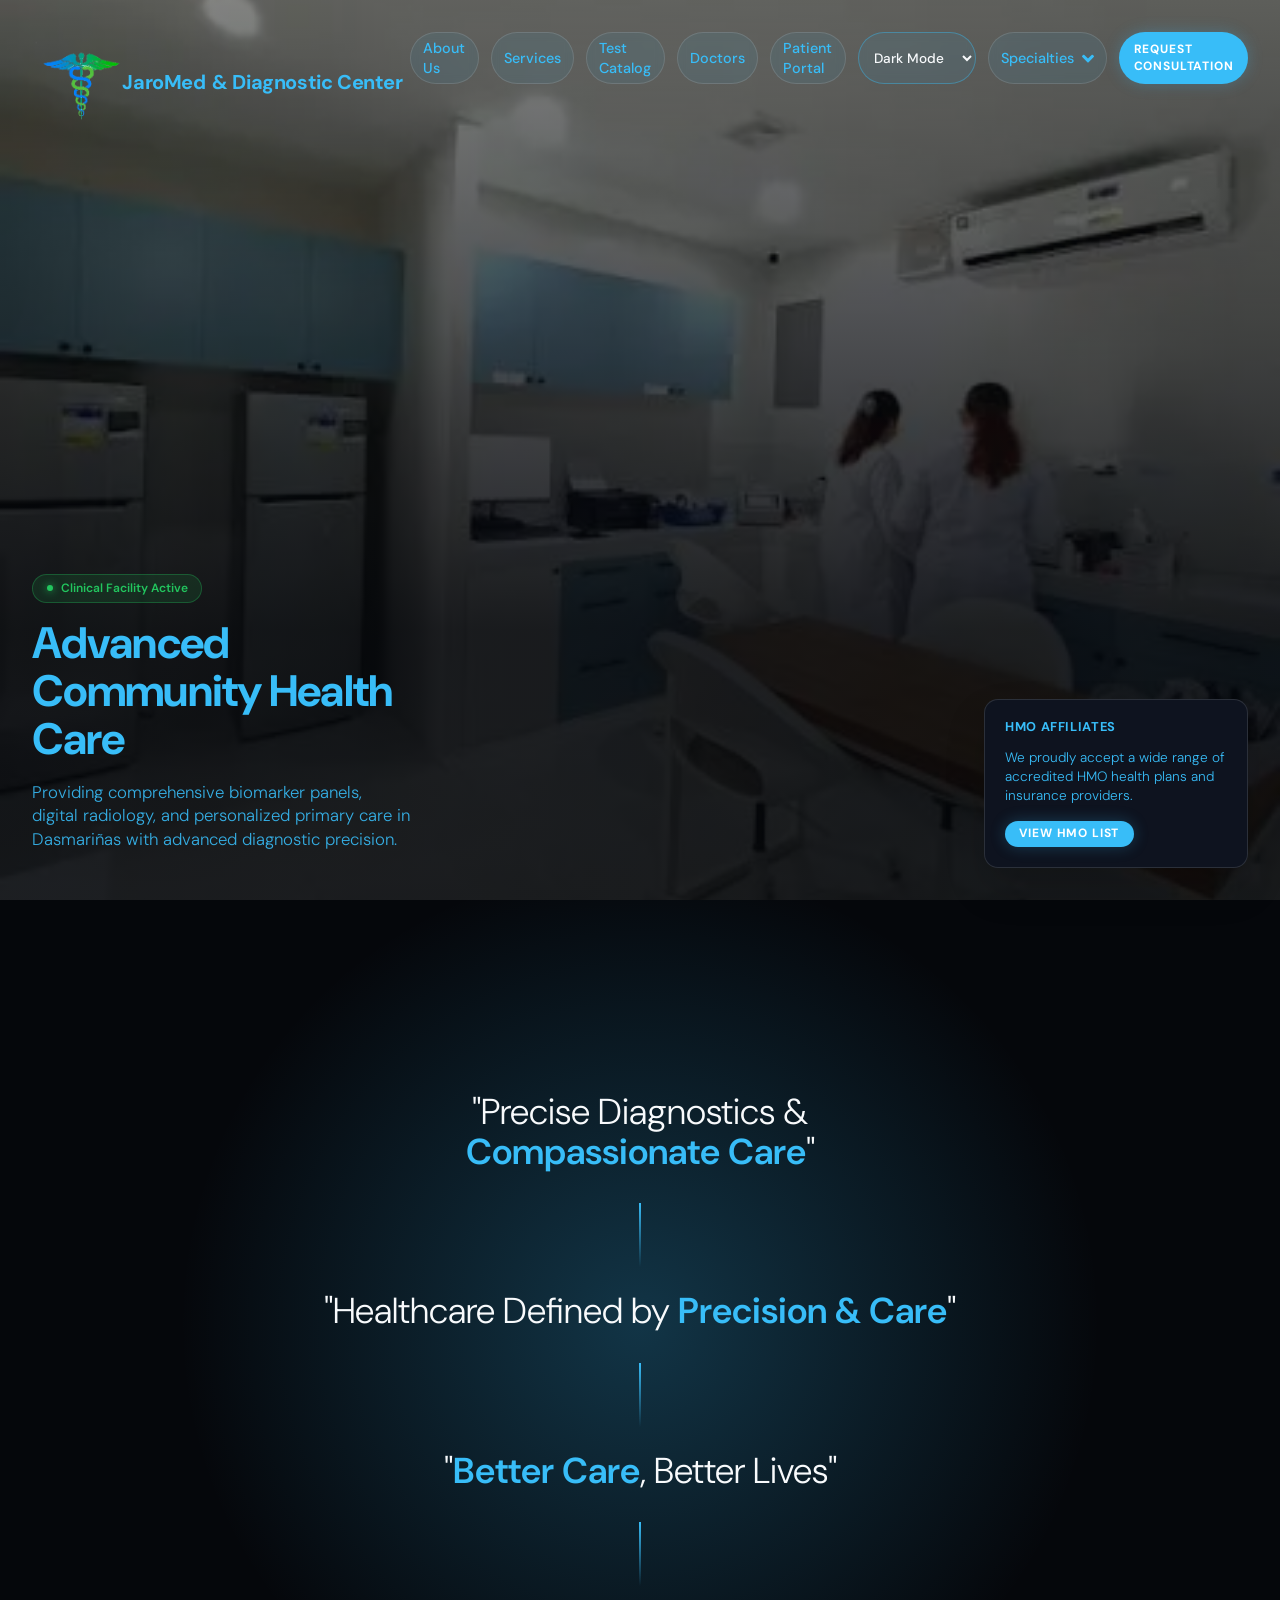
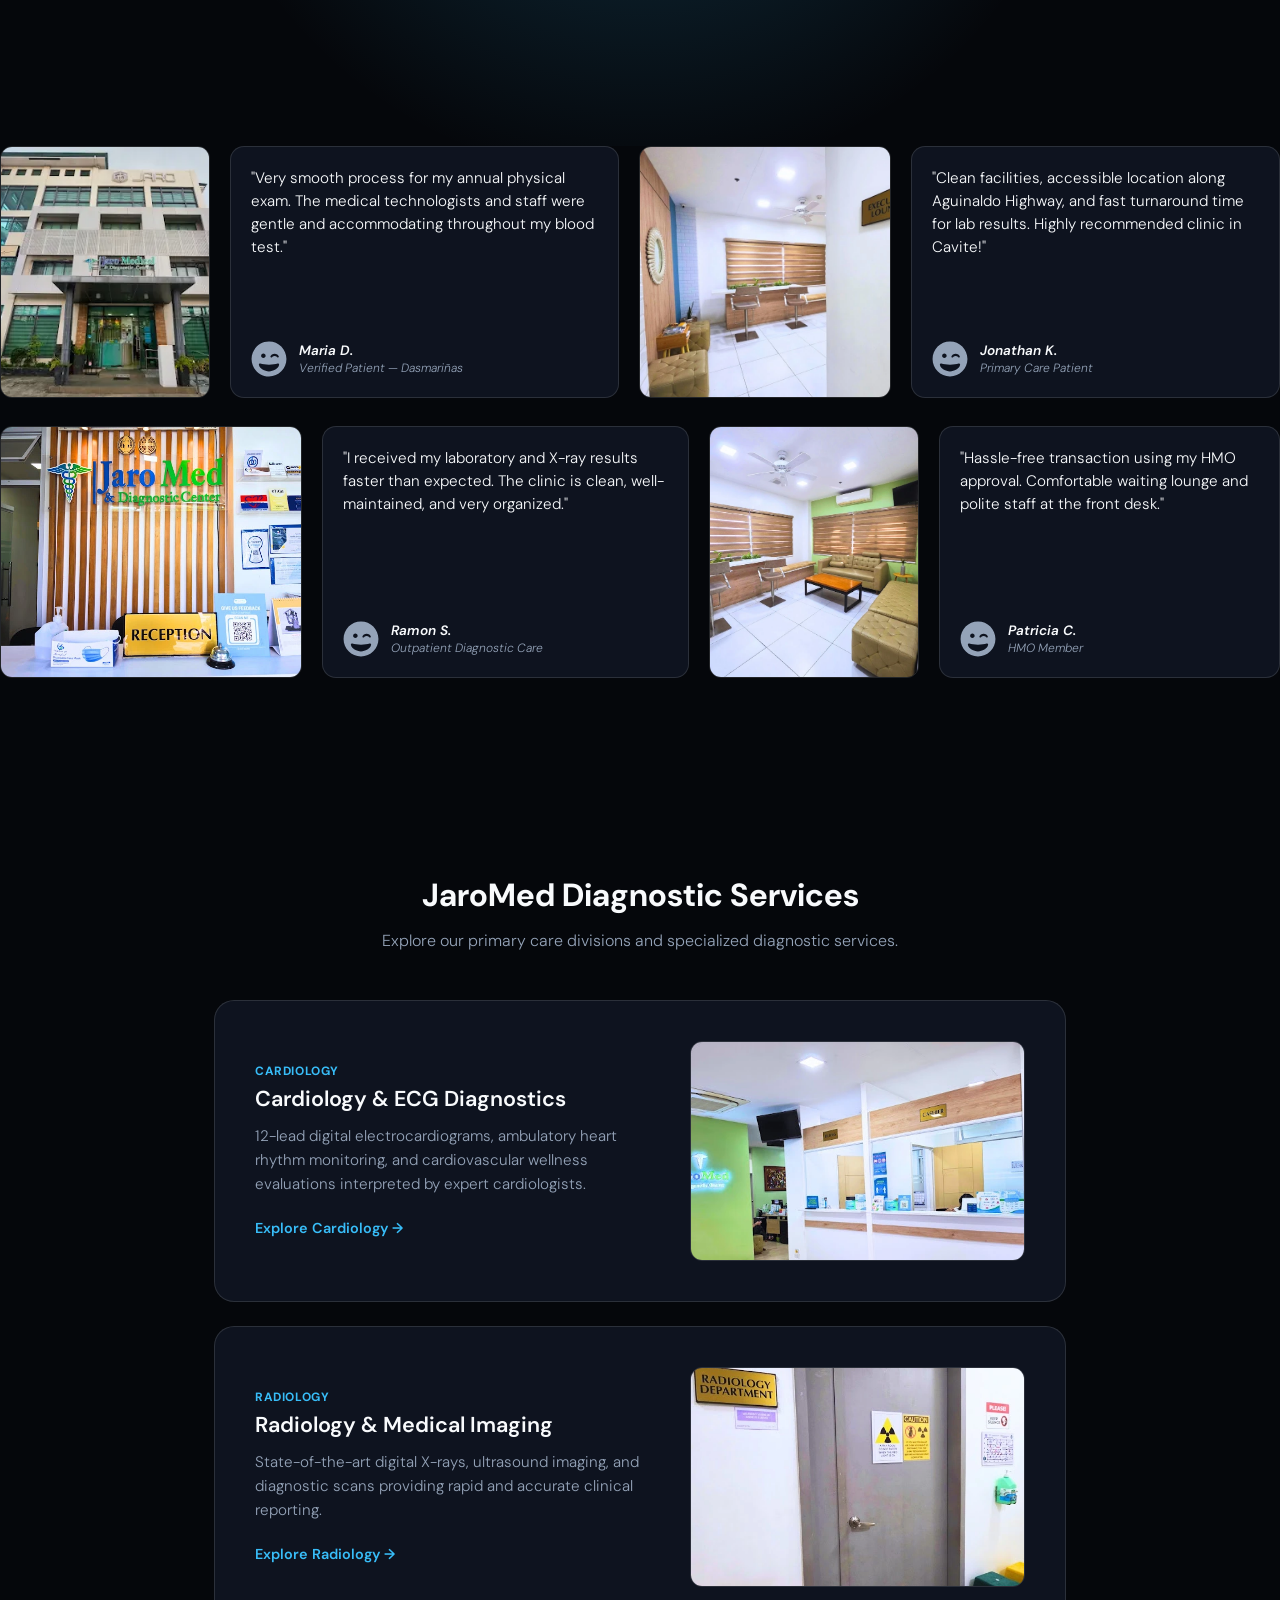
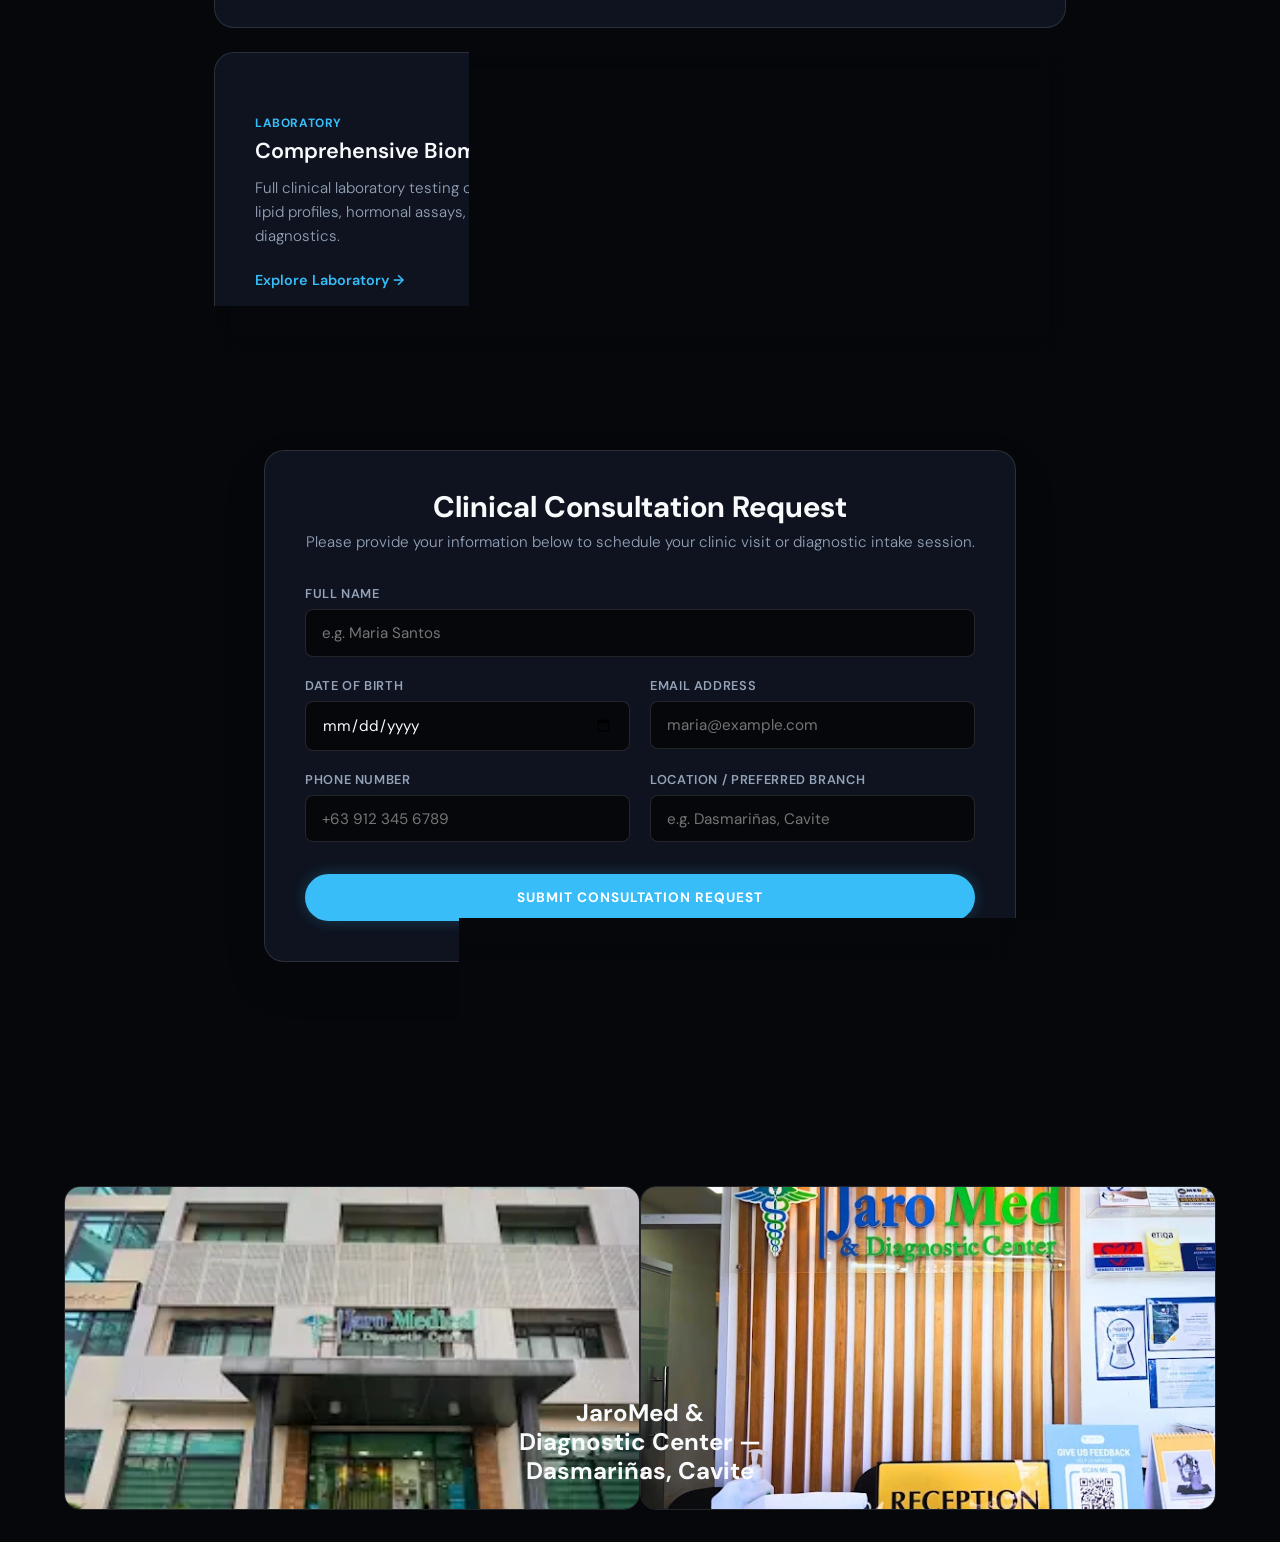
<file: index.html>
﻿<!doctype html>
<html lang="en">
  <head>
    <meta charset="UTF-8" />
    <meta name="viewport" content="width=device-width, initial-scale=1.0" />
    <title>JaroMed & Diagnostic Center — Advanced Community Health Care</title>
    <link rel="preconnect" href="https://fonts.googleapis.com" />
    <link rel="preconnect" href="https://fonts.gstatic.com" crossorigin />
    <link
      href="https://fonts.googleapis.com/css2?family=DM+Sans:ital,opsz,wght@0,9..40,100..1000;1,9..40,100..1000&display=swap"
      rel="stylesheet"
    />
    <link rel="stylesheet" href="./style.css" />
    <style>
      .hero {
        background-image:
          linear-gradient(to top, rgba(5, 7, 11, 0.9) 30%, rgba(5, 7, 11, 0.5)),
          url("assets/images/jaromed-cover.webp");
        background-size: cover;
        background-position: center;
      }

      .brand-slogans-container {
        display: flex;
        flex-direction: column;
        gap: 1.5rem;
        align-items: center;
      }

      .brand-slogan {
        font-weight: 300;
        font-size: 1.85rem;
        margin: 0;
        text-align: center;
        text-wrap: balance;
        color: var(--text-primary);
      }

      .brand-slogan strong {
        color: var(--accent);
        font-weight: 600;
      }

      .theme-select-btn {
        background: rgba(56, 189, 248, 0.08);
        border: 1px solid rgba(56, 189, 248, 0.4);
        color: var(--text-primary);
        font-family: inherit;
        font-size: 0.85rem;
        font-weight: 500;
        padding: 0.35em 0.85em;
        border-radius: 999px;
        cursor: pointer;
        backdrop-filter: blur(4px);
        outline: none;
        transition: all 0.2s ease;
      }

      .theme-select-btn:hover {
        background-color: rgba(56, 189, 248, 0.2);
        border-color: var(--accent);
      }
    </style>
  </head>

  <body>
    <header class="hero">
      <div class="logo">
        <img
          src="assets/images/jaromed-symbol.webp"
          alt="JaroMed Caduceus Logo"
          style="width: 100px; height: 100px; object-fit: contain;"
        />
        <span>
          JaroMed
          <strong class="accent">& Diagnostic Center</strong>
        </span>
      </div>

      <nav class="nav">
        <a class="button button-outline" href="about.html">About Us</a>
        <a class="button button-outline" href="services.html">Services</a>
        <a class="button button-outline" href="catalog.html">Test Catalog</a>
        <a class="button button-outline" href="doctors.html">Doctors</a>
        <a class="button button-outline" href="portal.html">Patient Portal</a>

        <select id="themeSelect" onchange="setTheme(this.value)" class="theme-select-btn">
          <option value="dark" style="background: #0e131f; color: #fff;">Dark Mode</option>
          <option value="light" style="background: #0e131f; color: #fff;">Light Mode</option>
        </select>

        <button
          class="button plans-button"
          command="toggle-popover"
          commandfor="menu"
        >
          Specialties
          <svg viewBox="0 0 320 512" width="12" aria-hidden="true">
            <path
              d="M143 352.3L7 216.3c-9.4-9.4-9.4-24.6 0-33.9l22.6-22.6c9.4-9.4 24.6-9.4 33.9 0l96.4 96.4 96.4-96.4c9.4-9.4 24.6-9.4 33.9 0l22.6 22.6c9.4 9.4 9.4 24.6 0 33.9l-136 136c-9.2 9.4-24.4 9.4-33.8 0z"
            />
          </svg>
        </button>
        <a class="button button-solid" href="#consultation-sheet">
          Request Consultation
        </a>
      </nav>

      <div class="intro">
        <div class="status-pill">
          <span class="status-dot"></span>
          Clinical Facility Active
        </div>
        <h1>Advanced Community Health Care</h1>
        <p>
          Providing comprehensive biomarker panels, digital radiology, and personalized primary care in Dasmariñas with advanced diagnostic precision.
        </p>
      </div>

      <div class="invite">
        <div class="promo">
          <h2>HMO Affiliates</h2>
          <p>
            We proudly accept a wide range of accredited HMO health plans and insurance providers.
          </p>
          <a href="hmo.html" class="button button-solid">
            View HMO List
          </a>
        </div>
      </div>

      <menu id="menu" class="menu" popover>
        <li><a href="#cardiology-ai">Cardiology & ECG</a></li>
        <li><a href="#radiology-imaging">Radiology Division</a></li>
        <li><a href="#biomarker-genomics">Clinical Laboratory</a></li>
      </menu>
    </header>

    <section class="brand-sentence">
      <div class="brand-slogans-container">
        <h2 class="brand-slogan">
          "Precise Diagnostics & <strong>Compassionate Care</strong>"
        </h2>
        <h2 class="brand-slogan">
          "Healthcare Defined by <strong>Precision & Care</strong>"
        </h2>
        <h2 class="brand-slogan">
          "<strong>Better Care</strong>, Better Lives"
        </h2>
      </div>
    </section>

    <section class="photos-and-quotes" id="photos-and-quotes">
      <div class="row row-1">
        <img
          src="assets/images/jaromed-front.webp"
          alt="JaroMed Exterior Facade"
        />
        <blockquote class="quote">
          <p>
            "Very smooth process for my annual physical exam. The medical technologists and staff were gentle and accommodating throughout my blood test."
          </p>

          <cite>
            <svg viewBox="0 0 496 512" width="100" class="avatar">
              <path
                d="M0 256c0 137 111 248 248 248s248-111 248-248S385 8 248 8 0 119 0 256zm200-48c0 17.7-14.3 32-32 32s-32-14.3-32-32 14.3-32 32-32 32 14.3 32 32zm168 25l-9.5-8.5c-14.8-13.2-46.2-13.2-61 0L288 233c-8.3 7.4-21.6.4-19.8-10.8 4-25.2 34.2-42.1 59.9-42.1S384 197 388 222.2c1.6 11-11.5 18.2-20 10.8zm-243.1 87.8C155.1 330.5 200 336 248 336s92.9-5.5 123.1-15.2c11.3-3.7 22.6 6 20.7 17.9-9.2 55-83.2 93.3-143.8 93.3s-134.5-38.3-143.8-93.3c-2-11.9 9.3-21.6 20.7-17.9z"
              />
            </svg>
            <div>
              <div class="name">Maria D.</div>
              <div>Verified Patient — Dasmariñas</div>
            </div>
          </cite>
        </blockquote>
        <img
          src="assets/images/jaromed-executive-lounge.webp"
          alt="JaroMed Executive Lounge"
        />
        <blockquote class="quote">
          <p>
            "Clean facilities, accessible location along Aguinaldo Highway, and fast turnaround time for lab results. Highly recommended clinic in Cavite!"
          </p>

          <cite>
            <svg viewBox="0 0 496 512" width="100" class="avatar">
              <path
                d="M0 256c0 137 111 248 248 248s248-111 248-248S385 8 248 8 0 119 0 256zm200-48c0 17.7-14.3 32-32 32s-32-14.3-32-32 14.3-32 32-32 32 14.3 32 32zm168 25l-9.5-8.5c-14.8-13.2-46.2-13.2-61 0L288 233c-8.3 7.4-21.6.4-19.8-10.8 4-25.2 34.2-42.1 59.9-42.1S384 197 388 222.2c1.6 11-11.5 18.2-20 10.8zm-243.1 87.8C155.1 330.5 200 336 248 336s92.9-5.5 123.1-15.2c11.3-3.7 22.6 6 20.7 17.9-9.2 55-83.2 93.3-143.8 93.3s-134.5-38.3-143.8-93.3c-2-11.9 9.3-21.6 20.7-17.9z"
              />
            </svg>
            <div>
              <div class="name">Jonathan K.</div>
              <div>Primary Care Patient</div>
            </div>
          </cite>
        </blockquote>
      </div>

      <div class="row row-2">
        <img
          src="assets/images/jaromed-reception.webp"
          alt="JaroMed Reception Counter"
        />
        <blockquote class="quote">
          <p>
            "I received my laboratory and X-ray results faster than expected. The clinic is clean, well-maintained, and very organized."
          </p>

          <cite>
            <svg viewBox="0 0 496 512" width="100" class="avatar">
              <path
                d="M0 256c0 137 111 248 248 248s248-111 248-248S385 8 248 8 0 119 0 256zm200-48c0 17.7-14.3 32-32 32s-32-14.3-32-32 14.3-32 32-32 32 14.3 32 32zm168 25l-9.5-8.5c-14.8-13.2-46.2-13.2-61 0L288 233c-8.3 7.4-21.6.4-19.8-10.8 4-25.2 34.2-42.1 59.9-42.1S384 197 388 222.2c1.6 11-11.5 18.2-20 10.8zm-243.1 87.8C155.1 330.5 200 336 248 336s92.9-5.5 123.1-15.2c11.3-3.7 22.6 6 20.7 17.9-9.2 55-83.2 93.3-143.8 93.3s-134.5-38.3-143.8-93.3c-2-11.9 9.3-21.6 20.7-17.9z"
              />
            </svg>
            <div>
              <div class="name">Ramon S.</div>
              <div>Outpatient Diagnostic Care</div>
            </div>
          </cite>
        </blockquote>
        <img
          src="assets/images/jaromed-waiting-room.webp"
          alt="JaroMed Patient Waiting Lounge"
        />
        <blockquote class="quote">
          <p>
            "Hassle-free transaction using my HMO approval. Comfortable waiting lounge and polite staff at the front desk."
          </p>

          <cite>
            <svg viewBox="0 0 496 512" width="100" class="avatar">
              <path
                d="M0 256c0 137 111 248 248 248s248-111 248-248S385 8 248 8 0 119 0 256zm200-48c0 17.7-14.3 32-32 32s-32-14.3-32-32 14.3-32 32-32 32 14.3 32 32zm168 25l-9.5-8.5c-14.8-13.2-46.2-13.2-61 0L288 233c-8.3 7.4-21.6.4-19.8-10.8 4-25.2 34.2-42.1 59.9-42.1S384 197 388 222.2c1.6 11-11.5 18.2-20 10.8zm-243.1 87.8C155.1 330.5 200 336 248 336s92.9-5.5 123.1-15.2c11.3-3.7 22.6 6 20.7 17.9-9.2 55-83.2 93.3-143.8 93.3s-134.5-38.3-143.8-93.3c-2-11.9 9.3-21.6 20.7-17.9z"
              />
            </svg>
            <div>
              <div class="name">Patricia C.</div>
              <div>HMO Member</div>
            </div>
          </cite>
        </blockquote>
      </div>
    </section>

    <section class="specialties-info-section">
      <div class="specialties-container">
        <h2>JaroMed Diagnostic Services</h2>
        <p class="section-subtitle">
          Explore our primary care divisions and specialized diagnostic services.
        </p>

        <div class="specialty-card" id="cardiology-ai">
          <div class="specialty-content">
            <span class="specialty-tag">Cardiology</span>
            <h3>Cardiology & ECG Diagnostics</h3>
            <p>
              12-lead digital electrocardiograms, ambulatory heart rhythm monitoring, and cardiovascular wellness evaluations interpreted by expert cardiologists.
            </p>
            <a href="cardiology.html" class="link-btn">Explore Cardiology →</a>
          </div>
          <div class="specialty-image-wrapper">
            <img
              src="assets/images/jaromed-frontdesk.webp"
              alt="JaroMed Consultation Area"
            />
          </div>
        </div>

        <div class="specialty-card" id="radiology-imaging">
          <div class="specialty-content">
            <span class="specialty-tag">Radiology</span>
            <h3>Radiology & Medical Imaging</h3>
            <p>
              State-of-the-art digital X-rays, ultrasound imaging, and diagnostic scans providing rapid and accurate clinical reporting.
            </p>
            <a href="radiology.html" class="link-btn">Explore Radiology →</a>
          </div>
          <div class="specialty-image-wrapper">
            <img
              src="assets/images/jaromed-radiology.webp"
              alt="JaroMed Radiology Department"
            />
          </div>
        </div>

        <div class="specialty-card" id="biomarker-genomics">
          <div class="specialty-content">
            <span class="specialty-tag">Laboratory</span>
            <h3>Comprehensive Biomarker Panels</h3>
            <p>
              Full clinical laboratory testing covering metabolic panels, lipid profiles, hormonal assays, and routine blood diagnostics.
            </p>
            <a href="genomics.html" class="link-btn">Explore Laboratory →</a>
          </div>
          <div class="specialty-image-wrapper">
            <img
              src="assets/images/jaromed-laboratory.webp"
              alt="JaroMed Laboratory Department"
            />
          </div>
        </div>
      </div>
    </section>

    <section class="consultation-section" id="consultation-sheet">
      <div class="consultation-card">
        <div class="consultation-header">
          <h2>Clinical Consultation Request</h2>
          <p>
            Please provide your information below to schedule your clinic visit or diagnostic intake session.
          </p>
        </div>

        <form
          id="consultation-form"
          class="consultation-form"
          onsubmit="handleFormSubmit(event)"
        >
          <div class="form-group">
            <label for="fullName">Full Name</label>
            <input
              type="text"
              id="fullName"
              placeholder="e.g. Maria Santos"
              required
            />
          </div>

          <div class="form-row">
            <div class="form-group">
              <label for="dob">Date of Birth</label>
              <input type="date" id="dob" required />
            </div>

            <div class="form-group">
              <label for="email">Email Address</label>
              <input
                type="email"
                id="email"
                placeholder="maria@example.com"
                required
              />
            </div>
          </div>

          <div class="form-row">
            <div class="form-group">
              <label for="phone">Phone Number</label>
              <input
                type="tel"
                id="phone"
                placeholder="+63 912 345 6789"
                required
              />
            </div>

            <div class="form-group">
              <label for="location">Location / Preferred Branch</label>
              <input
                type="text"
                id="location"
                placeholder="e.g. Dasmariñas, Cavite"
                required
              />
            </div>
          </div>

          <button
            type="submit"
            class="button button-solid submit-consultation-btn"
          >
            Submit Consultation Request
          </button>
        </form>
      </div>
    </section>

    <footer>
      <img
        src="assets/images/jaromed-front.webp"
        alt="JaroMed Facility Exterior"
      />
      <img
        src="assets/images/jaromed-reception.webp"
        alt="JaroMed Reception Area"
      />
      <p>JaroMed & Diagnostic Center — Dasmariñas, Cavite</p>
    </footer>

    <script>
      function setTheme(theme) {
        if (theme === 'dark') {
          document.documentElement.removeAttribute('data-theme');
        } else {
          document.documentElement.setAttribute('data-theme', theme);
        }
        localStorage.setItem('jaromed-theme', theme);
      }

      (function initTheme() {
        const savedTheme = localStorage.getItem('jaromed-theme') || 'dark';
        document.getElementById('themeSelect').value = savedTheme;
        setTheme(savedTheme);
      })();

      function handleFormSubmit(event) {
        event.preventDefault();
        alert('Consultation request submitted successfully! We will contact you shortly.');
        document.getElementById('consultation-form').reset();
      }
    </script>
  </body>
</html>
</file>
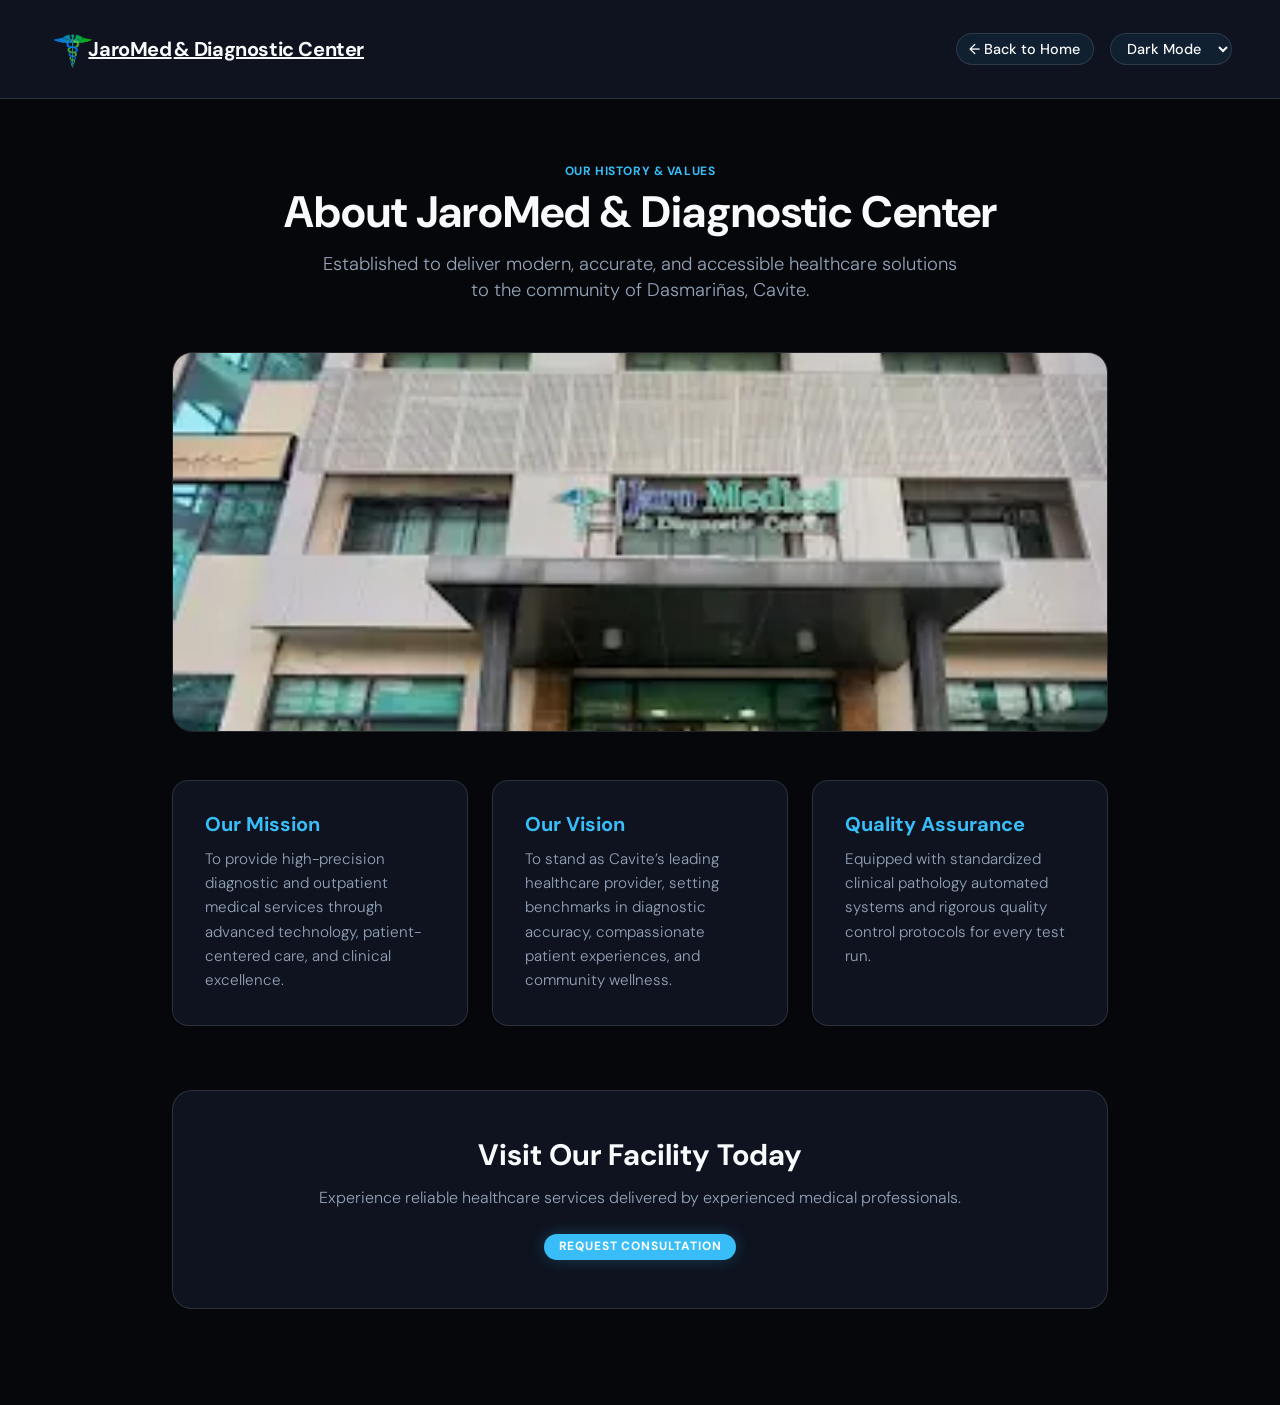
<file: about.html>
﻿<!DOCTYPE html>
<html lang="en">
<head>
  <meta charset="UTF-8">
  <meta name="viewport" content="width=device-width, initial-scale=1.0">
  <title>About Us | JaroMed & Diagnostic Center</title>
  <link rel="stylesheet" href="style.css">
  <link rel="preconnect" href="https://fonts.googleapis.com">
  <link rel="preconnect" href="https://fonts.gstatic.com" crossorigin>
  <link href="https://fonts.googleapis.com/css2?family=DM+Sans:ital,opsz,wght@0,9..40,300..700;1,9..40,300..700&display=swap" rel="stylesheet">
</head>
<body>

  <!-- Navigation Bar -->
  <nav class="page-nav">
    <a href="index.html" class="logo">
      <img src="assets/images/jaromed-symbol.webp" alt="JaroMed Logo" style="width: 50px; height: 50px; object-fit: contain;">
      JaroMed <span class="accent">& Diagnostic Center</span>
    </a>
    <div style="display: flex; gap: 1rem; align-items: center;">
      <a href="index.html" class="button button-outline">← Back to Home</a>
      <select id="themeSelect" onchange="setTheme(this.value)" class="button button-outline" style="cursor: pointer;">
        <option value="dark" style="background: #0e131f; color: #fff;">Dark Mode</option>
        <option value="light" style="background: #ffffff; color: #0f172a;">Light Mode</option>
      </select>
    </div>
  </nav>

  <!-- Main Content Container -->
  <main class="specialty-detail-container">
    <div class="detail-header">
      <span class="specialty-tag">Our History & Values</span>
      <h1>About JaroMed & Diagnostic Center</h1>
      <p class="lead-text">Established to deliver modern, accurate, and accessible healthcare solutions to the community of Dasmariñas, Cavite.</p>
    </div>

    <div class="detail-hero-image">
      <img src="assets/images/jaromed-front.webp" alt="JaroMed Facility Exterior">
    </div>

    <div class="detail-grid">
      <div class="detail-card">
        <h3>Our Mission</h3>
        <p>To provide high-precision diagnostic and outpatient medical services through advanced technology, patient-centered care, and clinical excellence.</p>
      </div>
      <div class="detail-card">
        <h3>Our Vision</h3>
        <p>To stand as Cavite’s leading healthcare provider, setting benchmarks in diagnostic accuracy, compassionate patient experiences, and community wellness.</p>
      </div>
      <div class="detail-card">
        <h3>Quality Assurance</h3>
        <p>Equipped with standardized clinical pathology automated systems and rigorous quality control protocols for every test run.</p>
      </div>
    </div>

    <div class="detail-cta">
      <h2>Visit Our Facility Today</h2>
      <p>Experience reliable healthcare services delivered by experienced medical professionals.</p>
      <a href="index.html#consultation-sheet" class="button button-solid">Request Consultation</a>
    </div>
  </main>

  <script>
    function setTheme(theme) {
      if (theme === 'dark') {
        document.documentElement.removeAttribute('data-theme');
      } else {
        document.documentElement.setAttribute('data-theme', theme);
      }
      localStorage.setItem('jaromed-theme', theme);
    }

    (function initTheme() {
      const savedTheme = localStorage.getItem('jaromed-theme') || 'dark';
      const selectElem = document.getElementById('themeSelect');
      if (selectElem) selectElem.value = savedTheme;
      setTheme(savedTheme);
    })();
  </script>
</body>
</html>
</file>
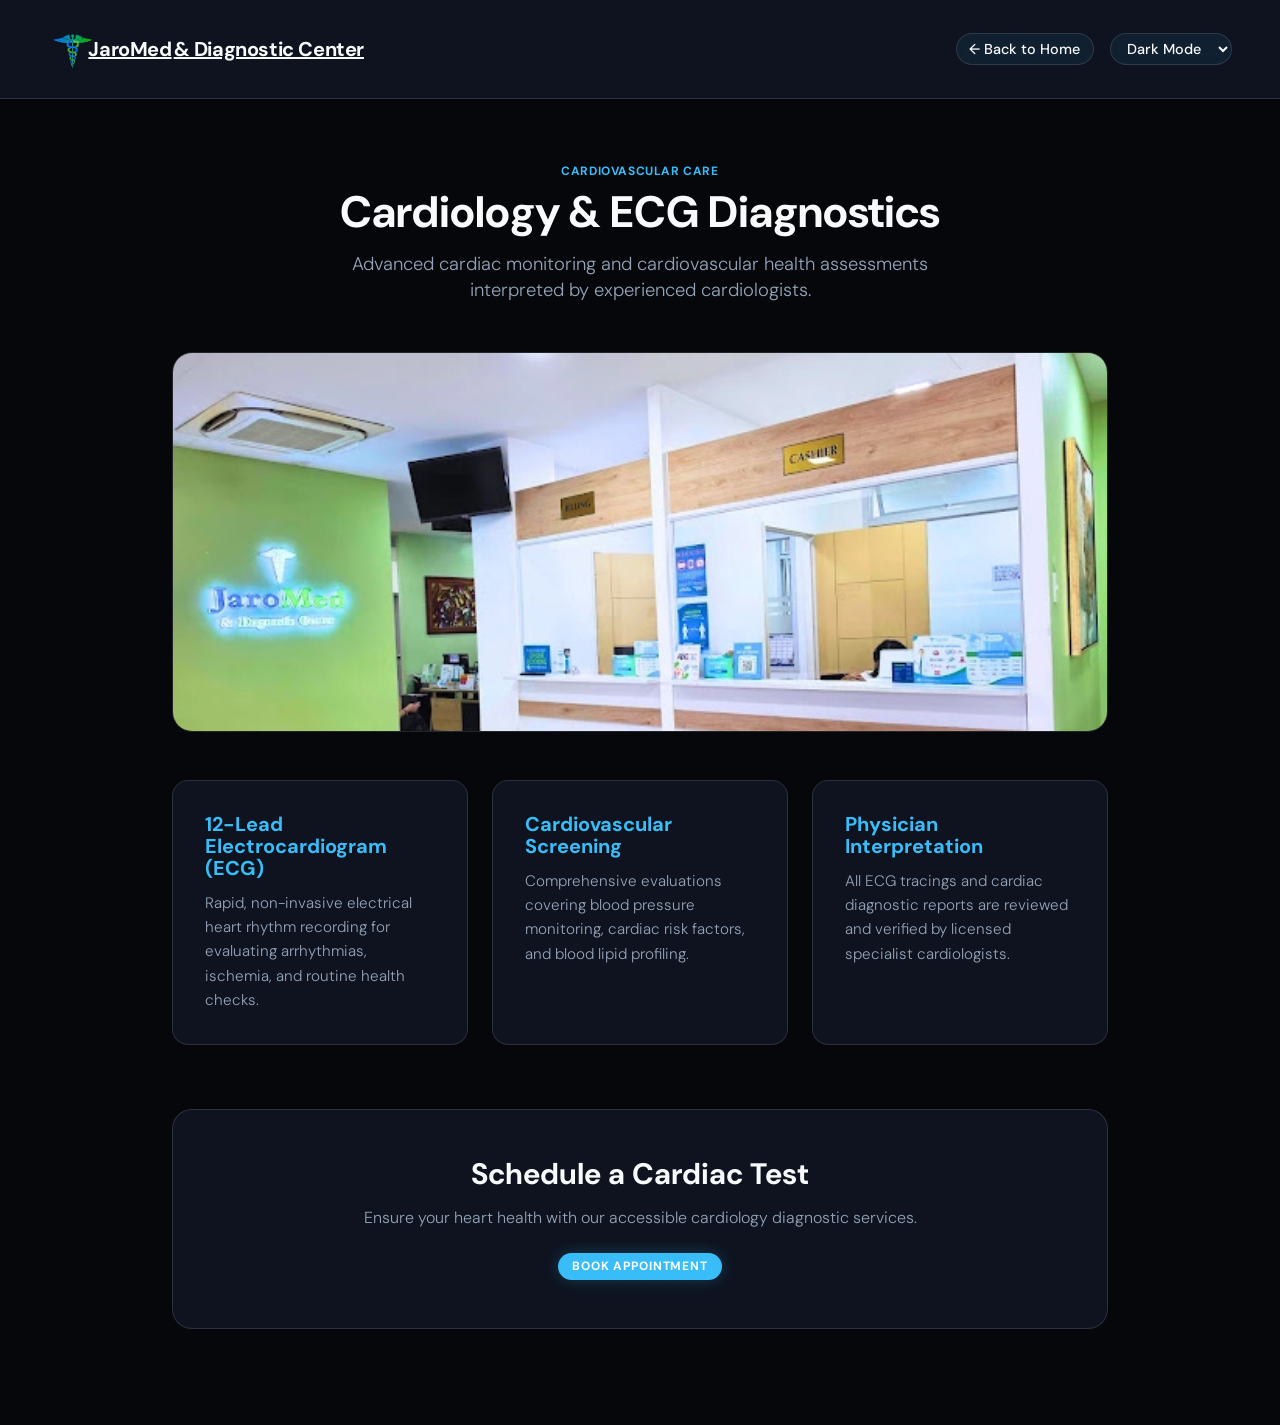
<file: cardiology.html>
﻿<!DOCTYPE html>
<html lang="en">
<head>
  <meta charset="UTF-8">
  <meta name="viewport" content="width=device-width, initial-scale=1.0">
  <title>Cardiology Services | JaroMed & Diagnostic Center</title>
  <link rel="stylesheet" href="style.css">
  <link rel="preconnect" href="https://fonts.googleapis.com">
  <link rel="preconnect" href="https://fonts.gstatic.com" crossorigin>
  <link href="https://fonts.googleapis.com/css2?family=DM+Sans:ital,opsz,wght@0,9..40,300..700;1,9..40,300..700&display=swap" rel="stylesheet">
</head>
<body>

  <!-- Navigation Bar -->
  <nav class="page-nav">
    <a href="index.html" class="logo">
      <img src="assets/images/jaromed-symbol.webp" alt="JaroMed Logo" style="width: 50px; height: 50px; object-fit: contain;">
      JaroMed <span class="accent">& Diagnostic Center</span>
    </a>
    <div style="display: flex; gap: 1rem; align-items: center;">
      <a href="index.html" class="button button-outline">← Back to Home</a>
      <select id="themeSelect" onchange="setTheme(this.value)" class="button button-outline" style="cursor: pointer;">
        <option value="dark" style="background: #0e131f; color: #fff;">Dark Mode</option>
        <option value="light" style="background: #ffffff; color: #0f172a;">Light Mode</option>
      </select>
    </div>
  </nav>

  <!-- Main Content Container -->
  <main class="specialty-detail-container">
    <div class="detail-header">
      <span class="specialty-tag">Cardiovascular Care</span>
      <h1>Cardiology & ECG Diagnostics</h1>
      <p class="lead-text">Advanced cardiac monitoring and cardiovascular health assessments interpreted by experienced cardiologists.</p>
    </div>

    <div class="detail-hero-image">
      <img src="assets/images/jaromed-frontdesk.webp" alt="Cardiology Consultation Area">
    </div>

    <div class="detail-grid">
      <div class="detail-card">
        <h3>12-Lead Electrocardiogram (ECG)</h3>
        <p>Rapid, non-invasive electrical heart rhythm recording for evaluating arrhythmias, ischemia, and routine health checks.</p>
      </div>
      <div class="detail-card">
        <h3>Cardiovascular Screening</h3>
        <p>Comprehensive evaluations covering blood pressure monitoring, cardiac risk factors, and blood lipid profiling.</p>
      </div>
      <div class="detail-card">
        <h3>Physician Interpretation</h3>
        <p>All ECG tracings and cardiac diagnostic reports are reviewed and verified by licensed specialist cardiologists.</p>
      </div>
    </div>

    <div class="detail-cta">
      <h2>Schedule a Cardiac Test</h2>
      <p>Ensure your heart health with our accessible cardiology diagnostic services.</p>
      <a href="index.html#consultation-sheet" class="button button-solid">Book Appointment</a>
    </div>
  </main>

  <script>
    function setTheme(theme) {
      if (theme === 'dark') {
        document.documentElement.removeAttribute('data-theme');
      } else {
        document.documentElement.setAttribute('data-theme', theme);
      }
      localStorage.setItem('jaromed-theme', theme);
    }

    (function initTheme() {
      const savedTheme = localStorage.getItem('jaromed-theme') || 'dark';
      const selectElem = document.getElementById('themeSelect');
      if (selectElem) selectElem.value = savedTheme;
      setTheme(savedTheme);
    })();
  </script>
</body>
</html>
</file>
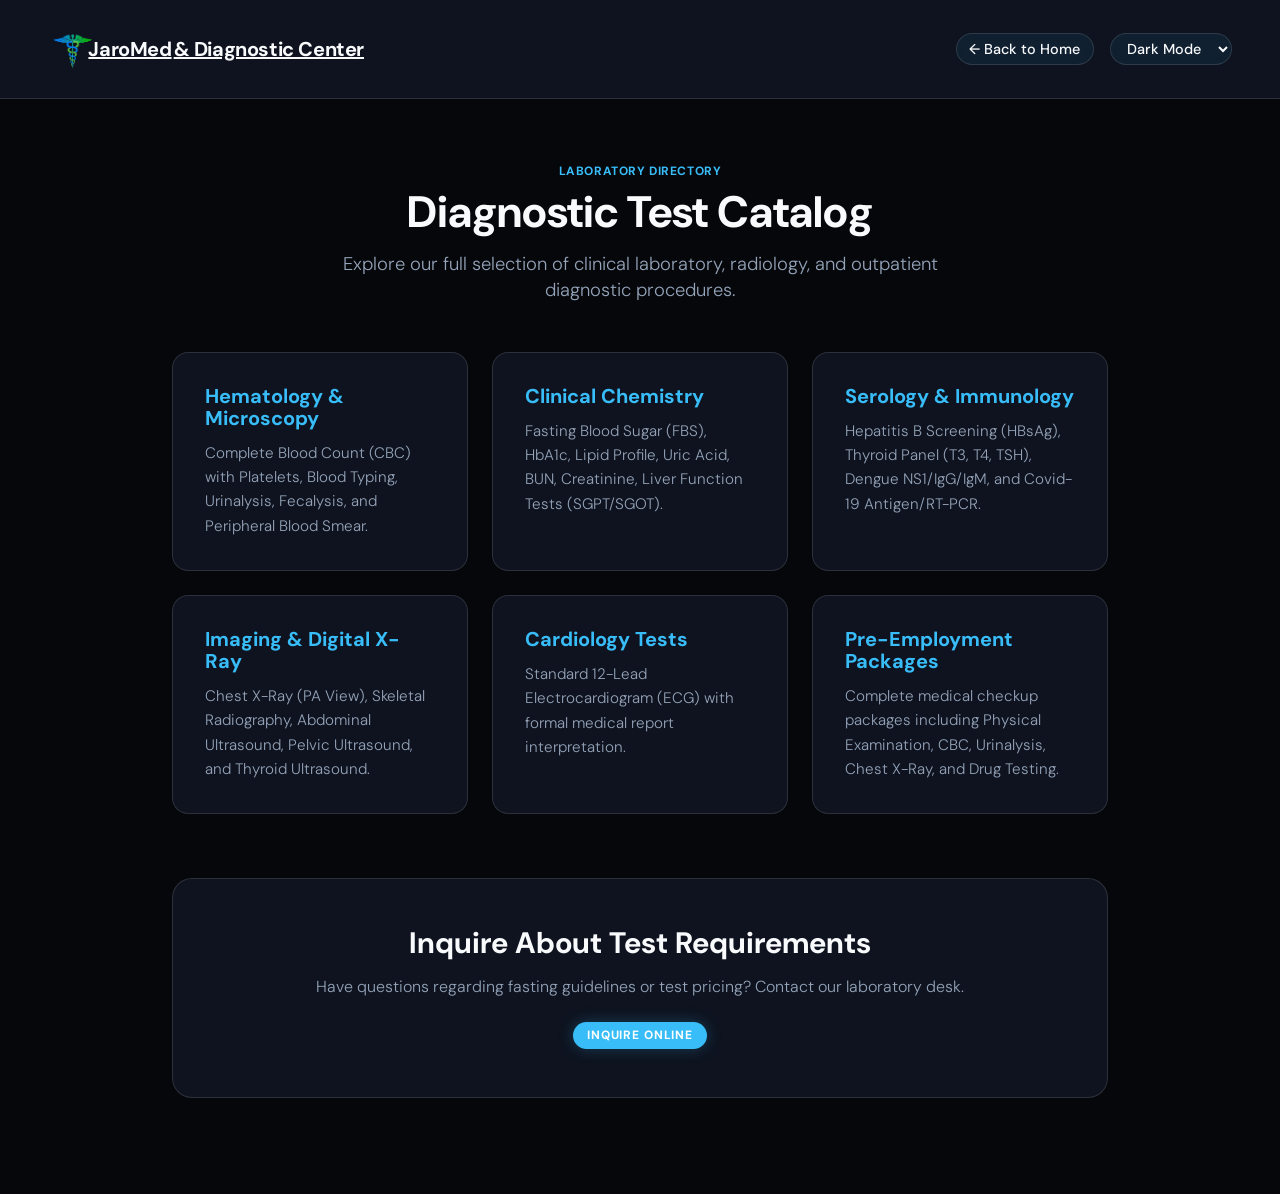
<file: catalog.html>
﻿<!DOCTYPE html>
<html lang="en">
<head>
  <meta charset="UTF-8">
  <meta name="viewport" content="width=device-width, initial-scale=1.0">
  <title>Test Catalog | JaroMed & Diagnostic Center</title>
  <link rel="stylesheet" href="style.css">
  <link rel="preconnect" href="https://fonts.googleapis.com">
  <link rel="preconnect" href="https://fonts.gstatic.com" crossorigin>
  <link href="https://fonts.googleapis.com/css2?family=DM+Sans:ital,opsz,wght@0,9..40,300..700;1,9..40,300..700&display=swap" rel="stylesheet">
</head>
<body>

  <!-- Navigation Bar -->
  <nav class="page-nav">
    <a href="index.html" class="logo">
      <img src="assets/images/jaromed-symbol.webp" alt="JaroMed Logo" style="width: 50px; height: 50px; object-fit: contain;">
      JaroMed <span class="accent">& Diagnostic Center</span>
    </a>
    <div style="display: flex; gap: 1rem; align-items: center;">
      <a href="index.html" class="button button-outline">← Back to Home</a>
      <select id="themeSelect" onchange="setTheme(this.value)" class="button button-outline" style="cursor: pointer;">
        <option value="dark" style="background: #0e131f; color: #fff;">Dark Mode</option>
        <option value="light" style="background: #ffffff; color: #0f172a;">Light Mode</option>
      </select>
    </div>
  </nav>

  <!-- Main Content Container -->
  <main class="specialty-detail-container">
    <div class="detail-header">
      <span class="specialty-tag">Laboratory Directory</span>
      <h1>Diagnostic Test Catalog</h1>
      <p class="lead-text">Explore our full selection of clinical laboratory, radiology, and outpatient diagnostic procedures.</p>
    </div>

    <div class="detail-grid">
      <div class="detail-card">
        <h3>Hematology & Microscopy</h3>
        <p>Complete Blood Count (CBC) with Platelets, Blood Typing, Urinalysis, Fecalysis, and Peripheral Blood Smear.</p>
      </div>
      <div class="detail-card">
        <h3>Clinical Chemistry</h3>
        <p>Fasting Blood Sugar (FBS), HbA1c, Lipid Profile, Uric Acid, BUN, Creatinine, Liver Function Tests (SGPT/SGOT).</p>
      </div>
      <div class="detail-card">
        <h3>Serology & Immunology</h3>
        <p>Hepatitis B Screening (HBsAg), Thyroid Panel (T3, T4, TSH), Dengue NS1/IgG/IgM, and Covid-19 Antigen/RT-PCR.</p>
      </div>
      <div class="detail-card">
        <h3>Imaging & Digital X-Ray</h3>
        <p>Chest X-Ray (PA View), Skeletal Radiography, Abdominal Ultrasound, Pelvic Ultrasound, and Thyroid Ultrasound.</p>
      </div>
      <div class="detail-card">
        <h3>Cardiology Tests</h3>
        <p>Standard 12-Lead Electrocardiogram (ECG) with formal medical report interpretation.</p>
      </div>
      <div class="detail-card">
        <h3>Pre-Employment Packages</h3>
        <p>Complete medical checkup packages including Physical Examination, CBC, Urinalysis, Chest X-Ray, and Drug Testing.</p>
      </div>
    </div>

    <div class="detail-cta">
      <h2>Inquire About Test Requirements</h2>
      <p>Have questions regarding fasting guidelines or test pricing? Contact our laboratory desk.</p>
      <a href="index.html#consultation-sheet" class="button button-solid">Inquire Online</a>
    </div>
  </main>

  <script>
    function setTheme(theme) {
      if (theme === 'dark') {
        document.documentElement.removeAttribute('data-theme');
      } else {
        document.documentElement.setAttribute('data-theme', theme);
      }
      localStorage.setItem('jaromed-theme', theme);
    }

    (function initTheme() {
      const savedTheme = localStorage.getItem('jaromed-theme') || 'dark';
      const selectElem = document.getElementById('themeSelect');
      if (selectElem) selectElem.value = savedTheme;
      setTheme(savedTheme);
    })();
  </script>
</body>
</html>
</file>
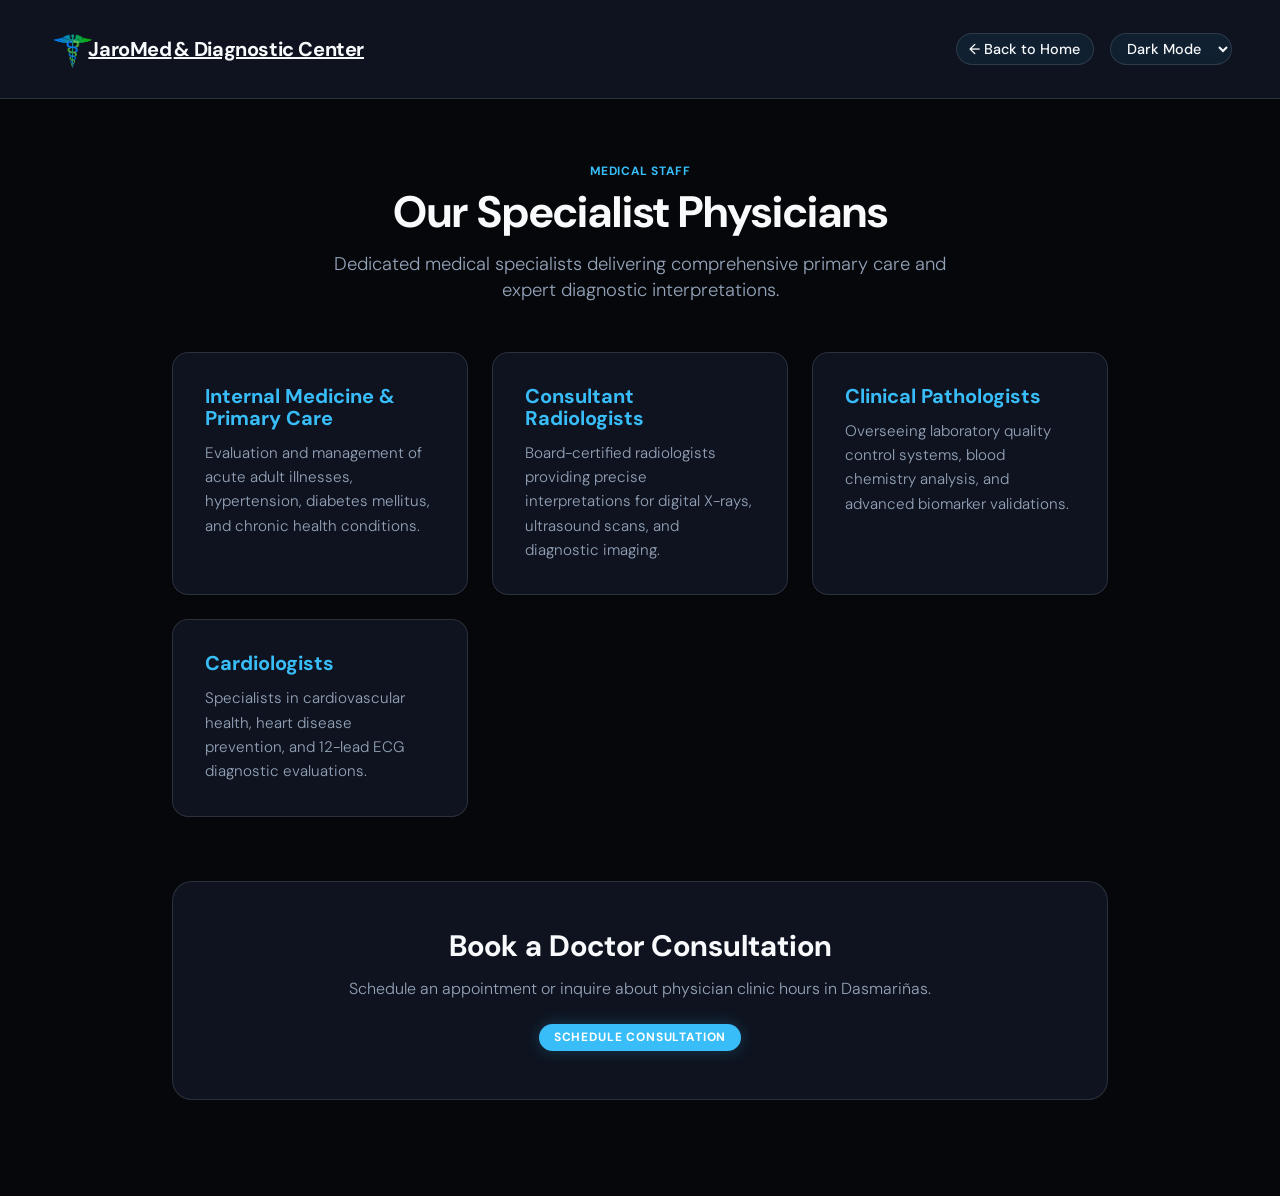
<file: doctors.html>
﻿<!DOCTYPE html>
<html lang="en">
<head>
  <meta charset="UTF-8">
  <meta name="viewport" content="width=device-width, initial-scale=1.0">
  <title>Our Doctors | JaroMed & Diagnostic Center</title>
  <link rel="stylesheet" href="style.css">
  <link rel="preconnect" href="https://fonts.googleapis.com">
  <link rel="preconnect" href="https://fonts.gstatic.com" crossorigin>
  <link href="https://fonts.googleapis.com/css2?family=DM+Sans:ital,opsz,wght@0,9..40,300..700;1,9..40,300..700&display=swap" rel="stylesheet">
</head>
<body>

  <!-- Navigation Bar -->
  <nav class="page-nav">
    <a href="index.html" class="logo">
      <img src="assets/images/jaromed-symbol.webp" alt="JaroMed Logo" style="width: 50px; height: 50px; object-fit: contain;">
      JaroMed <span class="accent">& Diagnostic Center</span>
    </a>
    <div style="display: flex; gap: 1rem; align-items: center;">
      <a href="index.html" class="button button-outline">← Back to Home</a>
      <select id="themeSelect" onchange="setTheme(this.value)" class="button button-outline" style="cursor: pointer;">
        <option value="dark" style="background: #0e131f; color: #fff;">Dark Mode</option>
        <option value="light" style="background: #ffffff; color: #0f172a;">Light Mode</option>
      </select>
    </div>
  </nav>

  <!-- Main Content Container -->
  <main class="specialty-detail-container">
    <div class="detail-header">
      <span class="specialty-tag">Medical Staff</span>
      <h1>Our Specialist Physicians</h1>
      <p class="lead-text">Dedicated medical specialists delivering comprehensive primary care and expert diagnostic interpretations.</p>
    </div>

    <div class="detail-grid">
      <div class="detail-card">
        <h3>Internal Medicine & Primary Care</h3>
        <p>Evaluation and management of acute adult illnesses, hypertension, diabetes mellitus, and chronic health conditions.</p>
      </div>
      <div class="detail-card">
        <h3>Consultant Radiologists</h3>
        <p>Board-certified radiologists providing precise interpretations for digital X-rays, ultrasound scans, and diagnostic imaging.</p>
      </div>
      <div class="detail-card">
        <h3>Clinical Pathologists</h3>
        <p>Overseeing laboratory quality control systems, blood chemistry analysis, and advanced biomarker validations.</p>
      </div>
      <div class="detail-card">
        <h3>Cardiologists</h3>
        <p>Specialists in cardiovascular health, heart disease prevention, and 12-lead ECG diagnostic evaluations.</p>
      </div>
    </div>

    <div class="detail-cta">
      <h2>Book a Doctor Consultation</h2>
      <p>Schedule an appointment or inquire about physician clinic hours in Dasmariñas.</p>
      <a href="index.html#consultation-sheet" class="button button-solid">Schedule Consultation</a>
    </div>
  </main>

  <script>
    function setTheme(theme) {
      if (theme === 'dark') {
        document.documentElement.removeAttribute('data-theme');
      } else {
        document.documentElement.setAttribute('data-theme', theme);
      }
      localStorage.setItem('jaromed-theme', theme);
    }

    (function initTheme() {
      const savedTheme = localStorage.getItem('jaromed-theme') || 'dark';
      const selectElem = document.getElementById('themeSelect');
      if (selectElem) selectElem.value = savedTheme;
      setTheme(savedTheme);
    })();
  </script>
</body>
</html>
</file>
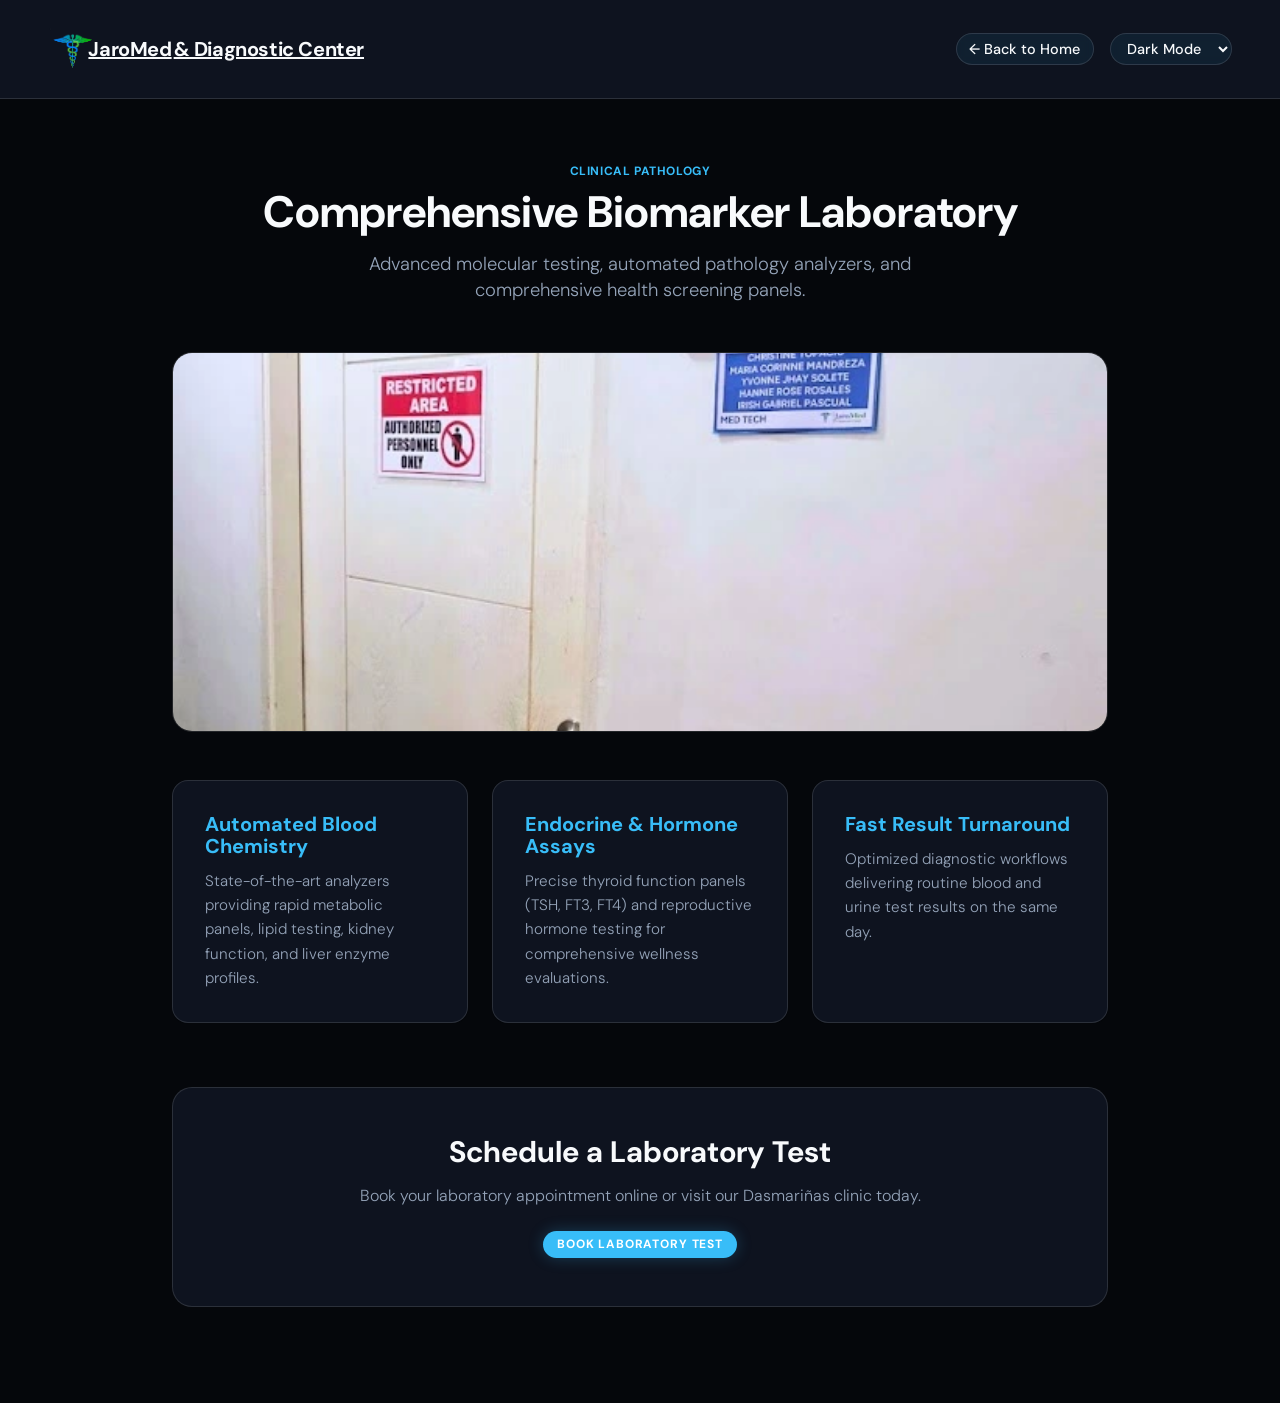
<file: genomics.html>
﻿<!DOCTYPE html>
<html lang="en">
<head>
  <meta charset="UTF-8">
  <meta name="viewport" content="width=device-width, initial-scale=1.0">
  <title>Genomics & Laboratory | JaroMed & Diagnostic Center</title>
  <link rel="stylesheet" href="style.css">
  <link rel="preconnect" href="https://fonts.googleapis.com">
  <link rel="preconnect" href="https://fonts.gstatic.com" crossorigin>
  <link href="https://fonts.googleapis.com/css2?family=DM+Sans:ital,opsz,wght@0,9..40,300..700;1,9..40,300..700&display=swap" rel="stylesheet">
</head>
<body>

  <!-- Navigation Bar -->
  <nav class="page-nav">
    <a href="index.html" class="logo">
      <img src="assets/images/jaromed-symbol.webp" alt="JaroMed Logo" style="width: 50px; height: 50px; object-fit: contain;">
      JaroMed <span class="accent">& Diagnostic Center</span>
    </a>
    <div style="display: flex; gap: 1rem; align-items: center;">
      <a href="index.html" class="button button-outline">← Back to Home</a>
      <select id="themeSelect" onchange="setTheme(this.value)" class="button button-outline" style="cursor: pointer;">
        <option value="dark" style="background: #0e131f; color: #fff;">Dark Mode</option>
        <option value="light" style="background: #ffffff; color: #0f172a;">Light Mode</option>
      </select>
    </div>
  </nav>

  <!-- Main Content Container -->
  <main class="specialty-detail-container">
    <div class="detail-header">
      <span class="specialty-tag">Clinical Pathology</span>
      <h1>Comprehensive Biomarker Laboratory</h1>
      <p class="lead-text">Advanced molecular testing, automated pathology analyzers, and comprehensive health screening panels.</p>
    </div>

    <div class="detail-hero-image">
      <img src="assets/images/jaromed-laboratory.webp" alt="Clinical Pathology Laboratory">
    </div>

    <div class="detail-grid">
      <div class="detail-card">
        <h3>Automated Blood Chemistry</h3>
        <p>State-of-the-art analyzers providing rapid metabolic panels, lipid testing, kidney function, and liver enzyme profiles.</p>
      </div>
      <div class="detail-card">
        <h3>Endocrine & Hormone Assays</h3>
        <p>Precise thyroid function panels (TSH, FT3, FT4) and reproductive hormone testing for comprehensive wellness evaluations.</p>
      </div>
      <div class="detail-card">
        <h3>Fast Result Turnaround</h3>
        <p>Optimized diagnostic workflows delivering routine blood and urine test results on the same day.</p>
      </div>
    </div>

    <div class="detail-cta">
      <h2>Schedule a Laboratory Test</h2>
      <p>Book your laboratory appointment online or visit our Dasmariñas clinic today.</p>
      <a href="index.html#consultation-sheet" class="button button-solid">Book Laboratory Test</a>
    </div>
  </main>

  <script>
    function setTheme(theme) {
      if (theme === 'dark') {
        document.documentElement.removeAttribute('data-theme');
      } else {
        document.documentElement.setAttribute('data-theme', theme);
      }
      localStorage.setItem('jaromed-theme', theme);
    }

    (function initTheme() {
      const savedTheme = localStorage.getItem('jaromed-theme') || 'dark';
      const selectElem = document.getElementById('themeSelect');
      if (selectElem) selectElem.value = savedTheme;
      setTheme(savedTheme);
    })();
  </script>
</body>
</html>
</file>
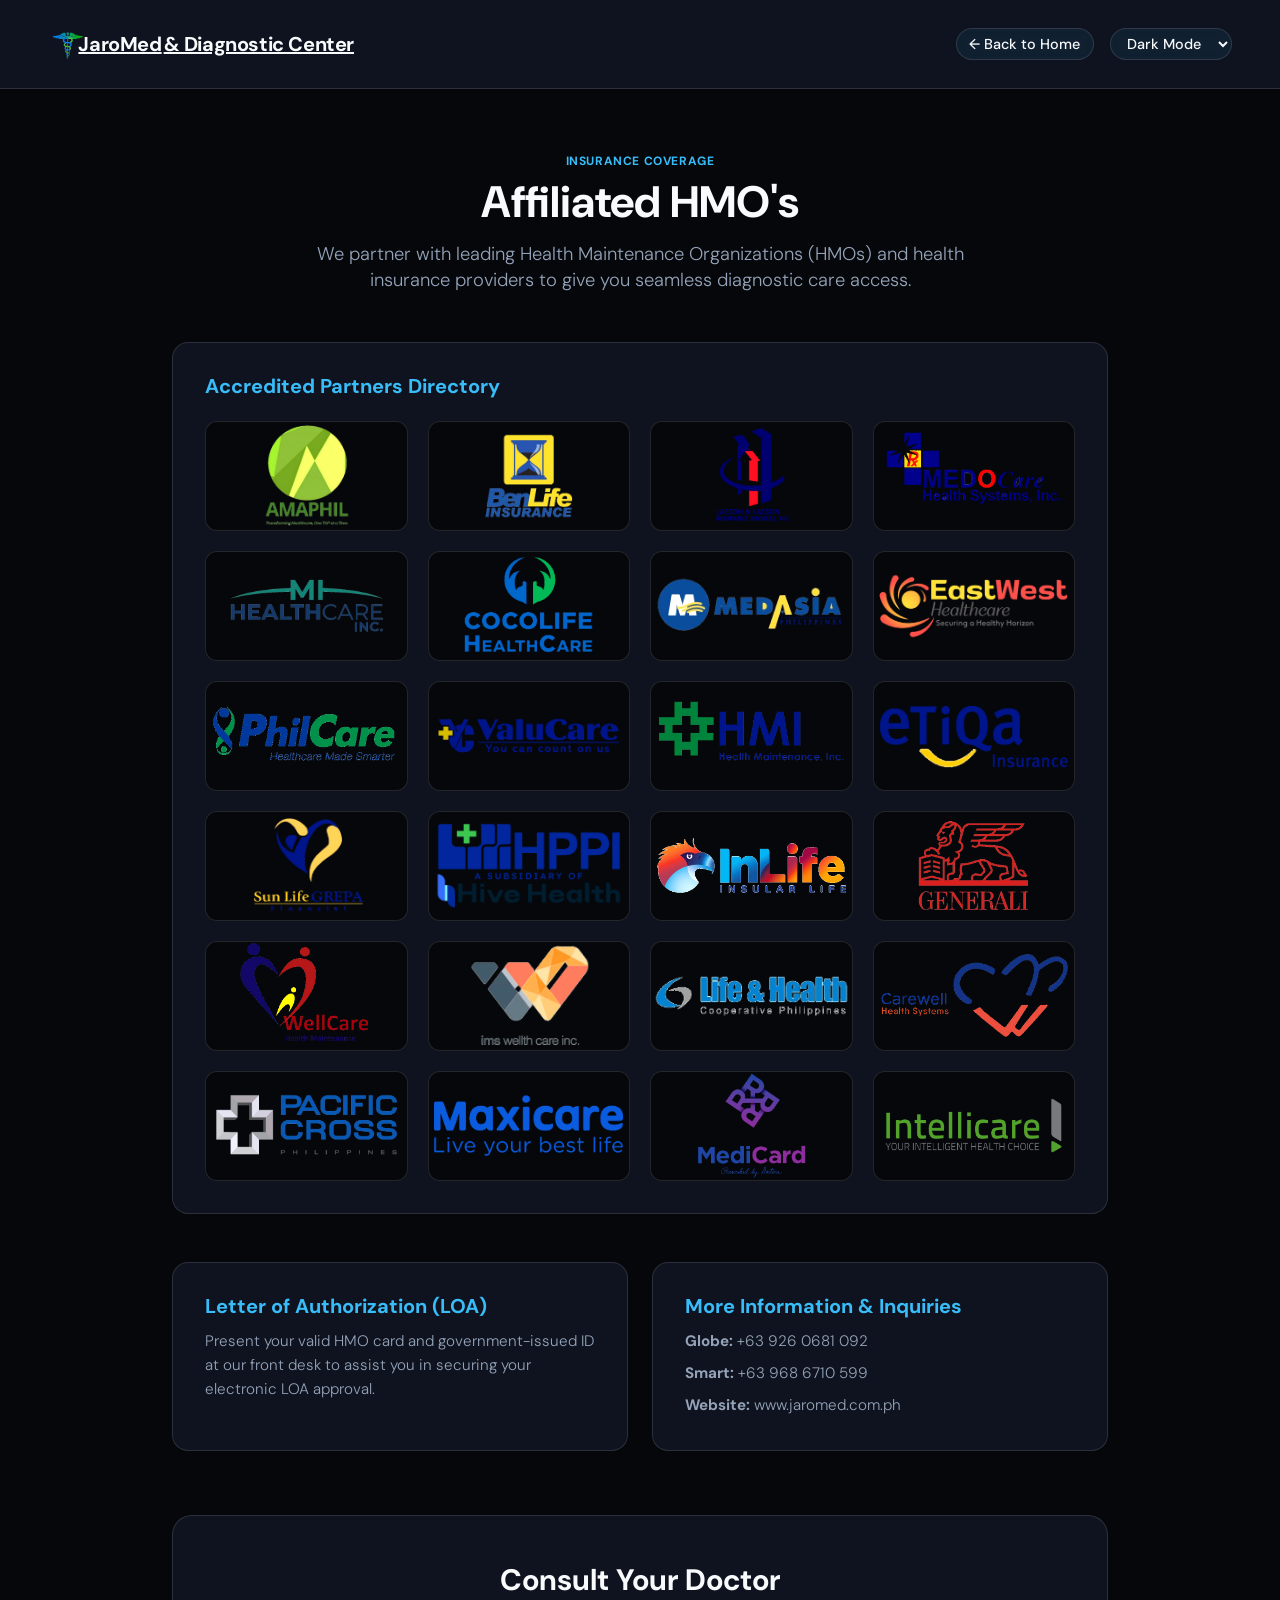
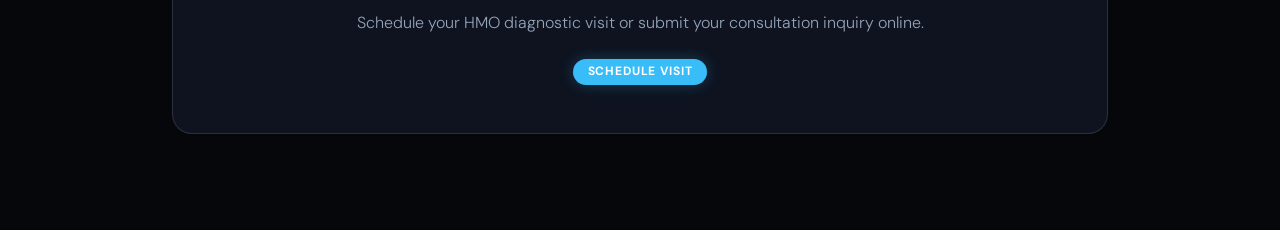
<file: hmo.html>
﻿<!DOCTYPE html>
<html lang="en">
<head>
  <meta charset="UTF-8">
  <meta name="viewport" content="width=device-width, initial-scale=1.0">
  <title>Affiliated HMO's | JaroMed & Diagnostic Center</title>
  <link rel="stylesheet" href="style.css">
  <link rel="preconnect" href="https://fonts.googleapis.com">
  <link rel="preconnect" href="https://fonts.gstatic.com" crossorigin>
  <link href="https://fonts.googleapis.com/css2?family=DM+Sans:ital,opsz,wght@0,9..40,300..700;1,9..40,300..700&display=swap" rel="stylesheet">
  <style>
    .hmo-logo-grid {
      display: grid;
      grid-template-columns: repeat(auto-fill, minmax(160px, 1fr));
      gap: 1.25rem;
      margin-top: 1.5rem;
    }
    .hmo-logo-card {
      background: var(--bg-dark);
      border: 1px solid var(--surface-border);
      border-radius: 12px;
      padding: 1rem;
      height: 110px;
      display: flex;
      align-items: center;
      justify-content: center;
      text-align: center;
      overflow: hidden;
      position: relative;
      transition: border-color 0.2s ease;
    }
    .hmo-logo-card:hover {
      border-color: var(--accent);
    }
    .hmo-logo-card img {
      max-width: 85%;
      max-height: 85%;
      object-fit: contain;
      filter: brightness(1.1);
    }
    .hmo-logo-card span {
      font-size: 0.85rem;
      font-weight: 600;
      color: var(--text-primary);
    }
  </style>
</head>
<body>

  <nav class="page-nav">
    <a href="index.html" class="logo">
      <img src="assets/images/jaromed-symbol.webp" alt="JaroMed Logo" style="width: 40px; height: 40px; object-fit: contain;">
      JaroMed <span class="accent">& Diagnostic Center</span>
    </a>
    <div style="display: flex; gap: 1rem; align-items: center;">
      <a href="index.html" class="button button-outline">← Back to Home</a>
      <select id="themeSelect" onchange="setTheme(this.value)" class="button button-outline" style="cursor: pointer;">
        <option value="dark" style="background: #0e131f; color: #fff;">Dark Mode</option>
        <option value="light" style="background: #ffffff; color: #0f172a;">Light Mode</option>
      </select>
    </div>
  </nav>

  <main class="specialty-detail-container">
    <div class="detail-header">
      <span class="specialty-tag">Insurance Coverage</span>
      <h1>Affiliated HMO's</h1>
      <p class="lead-text">We partner with leading Health Maintenance Organizations (HMOs) and health insurance providers to give you seamless diagnostic care access.</p>
    </div>

    <div class="detail-card" style="margin-bottom: 3rem;">
      <h3>Accredited Partners Directory</h3>
      <div class="hmo-logo-grid">
        <div class="hmo-logo-card"><img src="assets/images/amaphil.webp" alt="AMAPHIL" style="transform: scale(1.8);" onerror="this.style.display='none';this.nextElementSibling.style.display='block';"><span style="display:none;">AMAPHIL</span></div>
        <div class="hmo-logo-card"><img src="assets/images/benlife.webp" alt="BenLife" style="transform: scale(1.8);" onerror="this.style.display='none';this.nextElementSibling.style.display='block';"><span style="display:none;">BenLife</span></div>
        <div class="hmo-logo-card"><img src="assets/images/lacson.webp" alt="Lacson & Lacson" style="transform: scale(1.6);" onerror="this.style.display='none';this.nextElementSibling.style.display='block';"><span style="display:none;">Lacson & Lacson</span></div>
        <div class="hmo-logo-card"><img src="assets/images/medocare.webp" alt="MEDOCare" style="transform: scale(2.4);" onerror="this.style.display='none';this.nextElementSibling.style.display='block';"><span style="display:none;">MEDOCare</span></div>
        <div class="hmo-logo-card"><img src="assets/images/mi-healthcare.webp" alt="MI Healthcare" style="transform: scale(2.9);" onerror="this.style.display='none';this.nextElementSibling.style.display='block';"><span style="display:none;">MI Healthcare</span></div>
        <div class="hmo-logo-card"><img src="assets/images/cocolife.webp" alt="Cocolife" style="transform: scale(2.9);" onerror="this.style.display='none';this.nextElementSibling.style.display='block';"><span style="display:none;">Cocolife</span></div>
        <div class="hmo-logo-card"><img src="assets/images/medasia.webp" alt="MedAsia" style="transform: scale(1.5);" onerror="this.style.display='none';this.nextElementSibling.style.display='block';"><span style="display:none;">MedAsia</span></div>
        <div class="hmo-logo-card"><img src="assets/images/eastwest.webp" alt="EastWest Healthcare" style="transform: scale(1.4);" onerror="this.style.display='none';this.nextElementSibling.style.display='block';"><span style="display:none;">EastWest Healthcare</span></div>
        <div class="hmo-logo-card"><img src="assets/images/philcare.webp" alt="PhilCare" style="transform: scale(1.6);" onerror="this.style.display='none';this.nextElementSibling.style.display='block';"><span style="display:none;">PhilCare</span></div>
        <div class="hmo-logo-card"><img src="assets/images/valucare.webp" alt="ValuCare" style="transform: scale(1.6);" onerror="this.style.display='none';this.nextElementSibling.style.display='block';"><span style="display:none;">ValuCare</span></div>
        <div class="hmo-logo-card"><img src="assets/images/hmi.webp" alt="HMI" style="transform: scale(1.4);" onerror="this.style.display='none';this.nextElementSibling.style.display='block';"><span style="display:none;">HMI</span></div>
        <div class="hmo-logo-card"><img src="assets/images/etiqa.webp" alt="Etiqa" style="transform: scale(2.5);" onerror="this.style.display='none';this.nextElementSibling.style.display='block';"><span style="display:none;">Etiqa</span></div>
        <div class="hmo-logo-card"><img src="assets/images/sunlife.webp" alt="Sun Life GREPA" style="transform: scale(2.0);" onerror="this.style.display='none';this.nextElementSibling.style.display='block';"><span style="display:none;">Sun Life GREPA</span></div>
        <div class="hmo-logo-card"><img src="assets/images/hppi.webp" alt="HPPI" style="transform: scale(1.4);" onerror="this.style.display='none';this.nextElementSibling.style.display='block';"><span style="display:none;">HPPI</span></div>
        <div class="hmo-logo-card"><img src="assets/images/inlife.webp" alt="InLife" style="transform: scale(1.4);" onerror="this.style.display='none';this.nextElementSibling.style.display='block';"><span style="display:none;">InLife</span></div>
        <div class="hmo-logo-card"><img src="assets/images/generali.webp" alt="Generali" style="transform: scale(2.4);" onerror="this.style.display='none';this.nextElementSibling.style.display='block';"><span style="display:none;">Generali</span></div>
        <div class="hmo-logo-card"><img src="assets/images/wellcare.webp" alt="WellCare" style="transform: scale(1.8);" onerror="this.style.display='none';this.nextElementSibling.style.display='block';"><span style="display:none;">WellCare</span></div>
        <div class="hmo-logo-card"><img src="assets/images/ims.webp" alt="Ims Wealth Care" style="transform: scale(2.5);" onerror="this.style.display='none';this.nextElementSibling.style.display='block';"><span style="display:none;">Ims Wealth Care</span></div>
        <div class="hmo-logo-card"><img src="assets/images/lifehealth.webp" alt="Life & Health" style="transform: scale(1.6);" onerror="this.style.display='none';this.nextElementSibling.style.display='block';"><span style="display:none;">Life & Health</span></div>
        <div class="hmo-logo-card"><img src="assets/images/carewell.webp" alt="Carewell" style="transform: scale(1.5);" onerror="this.style.display='none';this.nextElementSibling.style.display='block';"><span style="display:none;">Carewell</span></div>
        <div class="hmo-logo-card"><img src="assets/images/pacificcross.webp" alt="Pacific Cross" style="transform: scale(1.5);" onerror="this.style.display='none';this.nextElementSibling.style.display='block';"><span style="display:none;">Pacific Cross</span></div>
        <div class="hmo-logo-card"><img src="assets/images/maxicare.webp" alt="Maxicare" style="transform: scale(1.4);" onerror="this.style.display='none';this.nextElementSibling.style.display='block';"><span style="display:none;">Maxicare</span></div>
        <div class="hmo-logo-card"><img src="assets/images/medicard.webp" alt="Medicard" style="transform: scale(1.7);" onerror="this.style.display='none';this.nextElementSibling.style.display='block';"><span style="display:none;">Medicard</span></div>
        <div class="hmo-logo-card"><img src="assets/images/intellicare.webp" alt="Intellicare" style="transform: scale(1.3);" onerror="this.style.display='none';this.nextElementSibling.style.display='block';"><span style="display:none;">Intellicare</span></div>
      </div>
    </div>

    <div class="detail-grid">
      <div class="detail-card">
        <h3>Letter of Authorization (LOA)</h3>
        <p>Present your valid HMO card and government-issued ID at our front desk to assist you in securing your electronic LOA approval.</p>
      </div>
      <div class="detail-card">
        <h3>More Information & Inquiries</h3>
        <p style="margin-bottom: 0.5rem;"><strong>Globe:</strong> +63 926 0681 092</p>
        <p style="margin-bottom: 0.5rem;"><strong>Smart:</strong> +63 968 6710 599</p>
        <p><strong>Website:</strong> www.jaromed.com.ph</p>
      </div>
    </div>

    <div class="detail-cta">
      <h2>Consult Your Doctor</h2>
      <p>Schedule your HMO diagnostic visit or submit your consultation inquiry online.</p>
      <a href="index.html#consultation-sheet" class="button button-solid">Schedule Visit</a>
    </div>
  </main>

  <script>
    function setTheme(theme) {
      if (theme === 'dark') {
        document.documentElement.removeAttribute('data-theme');
      } else {
        document.documentElement.setAttribute('data-theme', theme);
      }
      localStorage.setItem('jaromed-theme', theme);
    }

    (function initTheme() {
      const savedTheme = localStorage.getItem('jaromed-theme') || 'dark';
      const selectElem = document.getElementById('themeSelect');
      if (selectElem) selectElem.value = savedTheme;
      setTheme(savedTheme);
    })();
  </script>
</body>
</html>
</file>
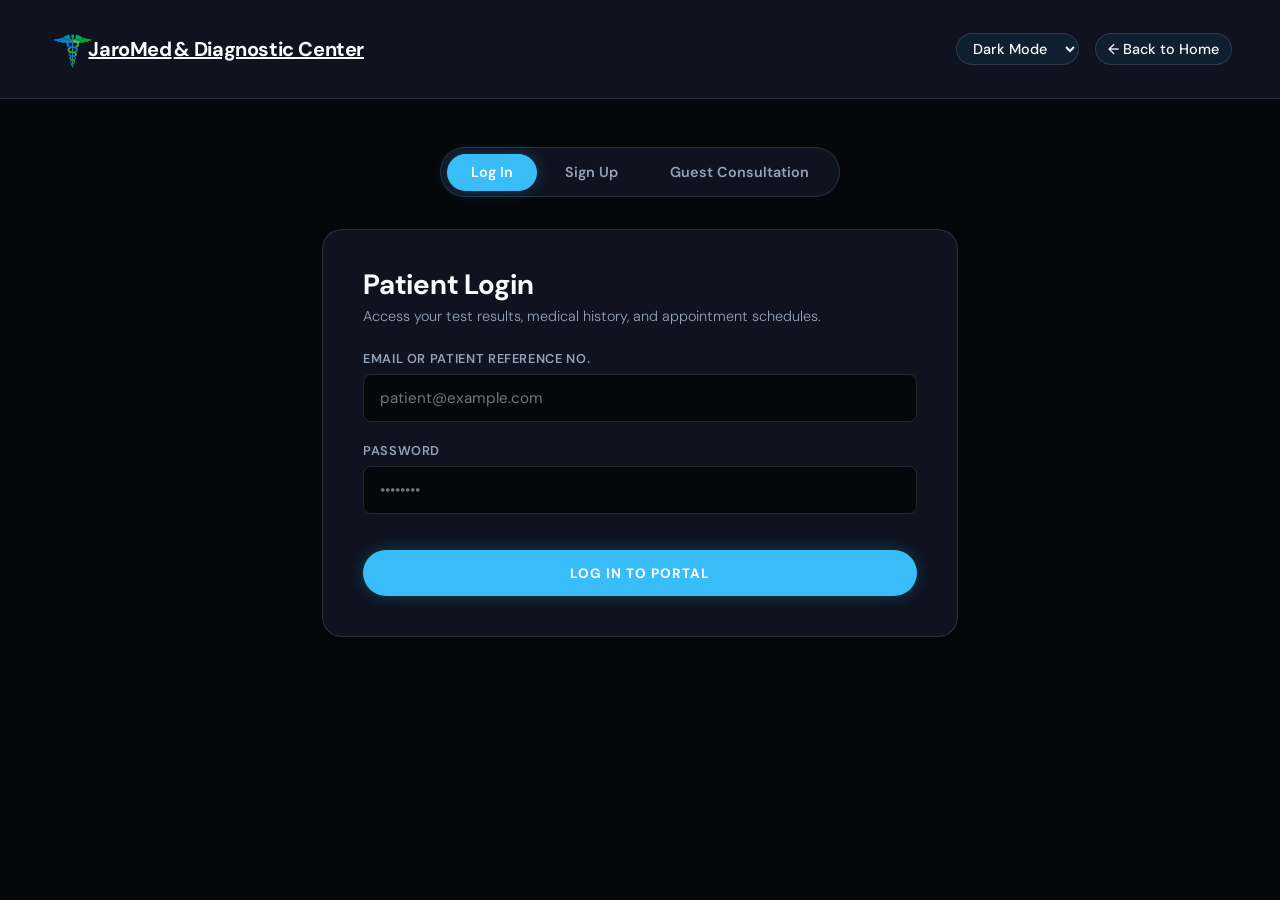
<file: portal.html>
﻿<!DOCTYPE html>
<html lang="en">
<head>
  <meta charset="UTF-8">
  <meta name="viewport" content="width=device-width, initial-scale=1.0">
  <title>Patient Portal | JaroMed & Diagnostic Center</title>
  <link rel="stylesheet" href="style.css">
  <link rel="preconnect" href="https://fonts.googleapis.com">
  <link rel="preconnect" href="https://fonts.gstatic.com" crossorigin>
  <link href="https://fonts.googleapis.com/css2?family=DM+Sans:ital,opsz,wght@0,9..40,300..700;1,9..40,300..700&display=swap" rel="stylesheet">
  <style>
    .portal-nav-container {
      display: flex;
      background: var(--surface);
      border: 1px solid var(--surface-border);
      backdrop-filter: blur(12px);
      border-radius: 999px;
      padding: 0.35rem;
      width: fit-content;
      margin: 0 auto 2rem;
      gap: 0.25rem;
    }
    .portal-nav-btn {
      background: none;
      border: none;
      color: var(--text-secondary);
      padding: 0.6rem 1.5rem;
      font-size: 0.9rem;
      font-weight: 600;
      border-radius: 999px;
      cursor: pointer;
      transition: all 0.2s ease;
      font-family: inherit;
    }
    .portal-nav-btn.active {
      background: var(--accent);
      color: #ffffff;
      box-shadow: 0 0 15px var(--accent-glow);
    }
    .portal-section {
      display: none;
    }
    .portal-section.active {
      display: block;
    }
  </style>
</head>
<body>

  <nav class="page-nav">
    <a href="index.html" class="logo">
      <img src="assets/images/jaromed-symbol.webp" alt="JaroMed Logo" style="width: 50px; height: 50px; object-fit: contain;">
      JaroMed <span class="accent">& Diagnostic Center</span>
    </a>
    <div style="display: flex; gap: 1rem; align-items: center;">
      <select id="themeSelect" onchange="setTheme(this.value)" class="button button-outline" style="cursor: pointer;">
        <option value="dark" style="background: #0e131f; color: #fff;">Dark Mode</option>
        <option value="light" style="background: #ffffff; color: #0f172a;">Light Mode</option>
      </select>
      <a href="index.html" class="button button-outline">← Back to Home</a>
    </div>
  </nav>

  <main class="specialty-detail-container" style="max-width: 700px; margin: 3rem auto;">
    
    <div class="portal-nav-container">
      <button class="portal-nav-btn active" onclick="switchTab('login')">Log In</button>
      <button class="portal-nav-btn" onclick="switchTab('signup')">Sign Up</button>
      <button class="portal-nav-btn" onclick="switchTab('guest')">Guest Consultation</button>
    </div>

    <div id="loginSection" class="portal-section active">
      <div class="consultation-card">
        <div class="consultation-header" style="text-align: left; margin-bottom: 1.5rem;">
          <h2 style="font-size: 1.75rem; margin-bottom: 0.3rem;">Patient Login</h2>
          <p style="color: var(--text-secondary); font-size: 0.9rem; margin: 0;">Access your test results, medical history, and appointment schedules.</p>
        </div>
        <form class="consultation-form" onsubmit="handleAuthSubmit(event, 'Login')">
          <div class="form-group">
            <label for="loginEmail">Email or Patient Reference No.</label>
            <input type="text" id="loginEmail" placeholder="patient@example.com" required>
          </div>
          <div class="form-group">
            <label for="loginPassword">Password</label>
            <input type="password" id="loginPassword" placeholder="••••••••" required>
          </div>
          <button type="submit" class="button button-solid submit-consultation-btn" style="margin-top: 1rem;">
            Log In To Portal
          </button>
        </form>
      </div>
    </div>

    <div id="signupSection" class="portal-section">
      <div class="consultation-card">
        <div class="consultation-header" style="text-align: left; margin-bottom: 1.5rem;">
          <h2 style="font-size: 1.75rem; margin-bottom: 0.3rem;">Create Patient Account</h2>
          <p style="color: var(--text-secondary); font-size: 0.9rem; margin: 0;">Register to manage online test requests and track report histories.</p>
        </div>
        <form class="consultation-form" onsubmit="handleAuthSubmit(event, 'Sign Up')">
          <div class="form-row">
            <div class="form-group">
              <label for="firstName">First Name</label>
              <input type="text" id="firstName" placeholder="Juan" required>
            </div>
            <div class="form-group">
              <label for="lastName">Last Name</label>
              <input type="text" id="lastName" placeholder="Dela Cruz" required>
            </div>
          </div>
          <div class="form-group">
            <label for="signupEmail">Email Address</label>
            <input type="email" id="signupEmail" placeholder="patient@example.com" required>
          </div>
          <div class="form-group">
            <label for="signupPassword">Create Password</label>
            <input type="password" id="signupPassword" placeholder="••••••••" required>
          </div>
          <button type="submit" class="button button-solid submit-consultation-btn" style="margin-top: 1rem;">
            Register Account
          </button>
        </form>
      </div>
    </div>

    <div id="guestSection" class="portal-section">
      <div class="consultation-card">
        <div class="consultation-header" style="text-align: left; margin-bottom: 1.5rem;">
          <h2 style="font-size: 1.75rem; margin-bottom: 0.3rem;">Guest Consultation</h2>
          <p style="color: var(--text-secondary); font-size: 0.9rem; margin: 0;">Request an outpatient medical or diagnostic appointment without registering an account.</p>
        </div>
        <form class="consultation-form" onsubmit="handleAuthSubmit(event, 'Guest Booking')">
          <div class="form-row">
            <div class="form-group">
              <label for="guestName">Full Name</label>
              <input type="text" id="guestName" placeholder="Juan Dela Cruz" required>
            </div>
            <div class="form-group">
              <label for="guestPhone">Mobile Number</label>
              <input type="tel" id="guestPhone" placeholder="0917XXXXXXX" required>
            </div>
          </div>
          <div class="form-group">
            <label for="guestService">Select Service / Specialty</label>
            <input type="text" id="guestService" placeholder="e.g. Cardiology / General Checkup" required>
          </div>
          <div class="form-group">
            <label for="guestDate">Preferred Date</label>
            <input type="date" id="guestDate" required>
          </div>
          <button type="submit" class="button button-solid submit-consultation-btn" style="margin-top: 1rem;">
            Submit Guest Request
          </button>
        </form>
      </div>
    </div>

  </main>

  <script>
    function switchTab(tabName) {
      document.querySelectorAll('.portal-nav-btn').forEach(btn => btn.classList.remove('active'));
      document.querySelectorAll('.portal-section').forEach(sec => sec.classList.remove('active'));

      if (tabName === 'login') {
        document.querySelectorAll('.portal-nav-btn')[0].classList.add('active');
        document.getElementById('loginSection').classList.add('active');
      } else if (tabName === 'signup') {
        document.querySelectorAll('.portal-nav-btn')[1].classList.add('active');
        document.getElementById('signupSection').classList.add('active');
      } else if (tabName === 'guest') {
        document.querySelectorAll('.portal-nav-btn')[2].classList.add('active');
        document.getElementById('guestSection').classList.add('active');
      }
    }

    function setTheme(theme) {
      if (theme === 'dark') {
        document.documentElement.removeAttribute('data-theme');
      } else {
        document.documentElement.setAttribute('data-theme', theme);
      }
      localStorage.setItem('jaromed-theme', theme);
    }

    (function initTheme() {
      const savedTheme = localStorage.getItem('jaromed-theme') || 'dark';
      const selectElem = document.getElementById('themeSelect');
      if (selectElem) selectElem.value = savedTheme;
      setTheme(savedTheme);
    })();

    function handleAuthSubmit(e, actionType) {
      e.preventDefault();
      alert(actionType + " submitted successfully! (Demo state)");
    }
  </script>
</body>
</html>
</file>
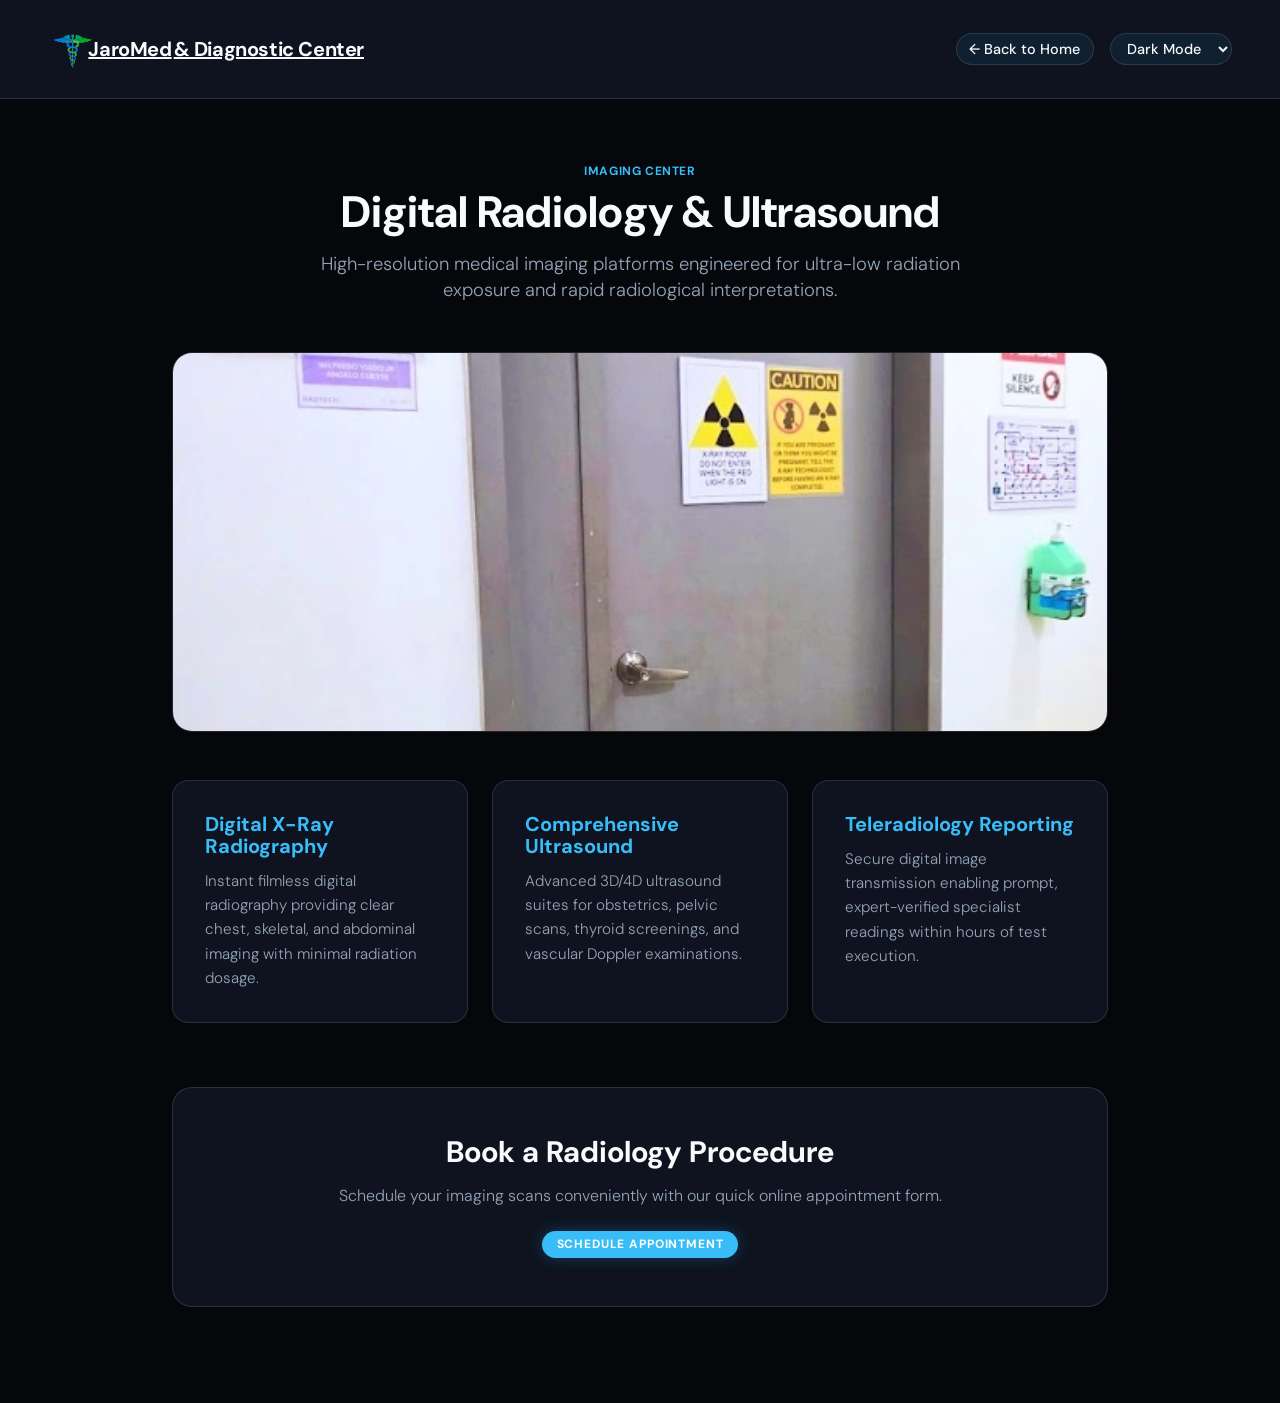
<file: radiology.html>
﻿<!DOCTYPE html>
<html lang="en">
<head>
  <meta charset="UTF-8">
  <meta name="viewport" content="width=device-width, initial-scale=1.0">
  <title>Radiology Services | JaroMed & Diagnostic Center</title>
  <link rel="stylesheet" href="style.css">
  <link rel="preconnect" href="https://fonts.googleapis.com">
  <link rel="preconnect" href="https://fonts.gstatic.com" crossorigin>
  <link href="https://fonts.googleapis.com/css2?family=DM+Sans:ital,opsz,wght@0,9..40,300..700;1,9..40,300..700&display=swap" rel="stylesheet">
</head>
<body>

  <nav class="page-nav">
    <a href="index.html" class="logo">
      <img src="assets/images/jaromed-symbol.webp" alt="JaroMed Logo" style="width: 50px; height: 50px; object-fit: contain;">
      JaroMed <span class="accent">& Diagnostic Center</span>
    </a>
    <div style="display: flex; gap: 1rem; align-items: center;">
      <a href="index.html" class="button button-outline">← Back to Home</a>
      <select id="themeSelect" onchange="setTheme(this.value)" class="button button-outline" style="cursor: pointer;">
        <option value="dark" style="background: #0e131f; color: #fff;">Dark Mode</option>
        <option value="light" style="background: #ffffff; color: #0f172a;">Light Mode</option>
      </select>
    </div>
  </nav>

  <main class="specialty-detail-container">
    <div class="detail-header">
      <span class="specialty-tag">Imaging Center</span>
      <h1>Digital Radiology & Ultrasound</h1>
      <p class="lead-text">High-resolution medical imaging platforms engineered for ultra-low radiation exposure and rapid radiological interpretations.</p>
    </div>

    <div class="detail-hero-image">
      <img src="assets/images/jaromed-radiology.webp" alt="Radiology Equipment">
    </div>

    <div class="detail-grid">
      <div class="detail-card">
        <h3>Digital X-Ray Radiography</h3>
        <p>Instant filmless digital radiography providing clear chest, skeletal, and abdominal imaging with minimal radiation dosage.</p>
      </div>
      <div class="detail-card">
        <h3>Comprehensive Ultrasound</h3>
        <p>Advanced 3D/4D ultrasound suites for obstetrics, pelvic scans, thyroid screenings, and vascular Doppler examinations.</p>
      </div>
      <div class="detail-card">
        <h3>Teleradiology Reporting</h3>
        <p>Secure digital image transmission enabling prompt, expert-verified specialist readings within hours of test execution.</p>
      </div>
    </div>

    <div class="detail-cta">
      <h2>Book a Radiology Procedure</h2>
      <p>Schedule your imaging scans conveniently with our quick online appointment form.</p>
      <a href="index.html#consultation" class="button button-solid">Schedule Appointment</a>
    </div>
  </main>

  <script>
    function setTheme(theme) {
      if (theme === 'dark') {
        document.documentElement.removeAttribute('data-theme');
      } else {
        document.documentElement.setAttribute('data-theme', theme);
      }
      localStorage.setItem('jaromed-theme', theme);
    }

    (function initTheme() {
      const savedTheme = localStorage.getItem('jaromed-theme') || 'dark';
      const selectElem = document.getElementById('themeSelect');
      if (selectElem) selectElem.value = savedTheme;
      setTheme(savedTheme);
    })();
  </script>
</body>
</html>
</file>
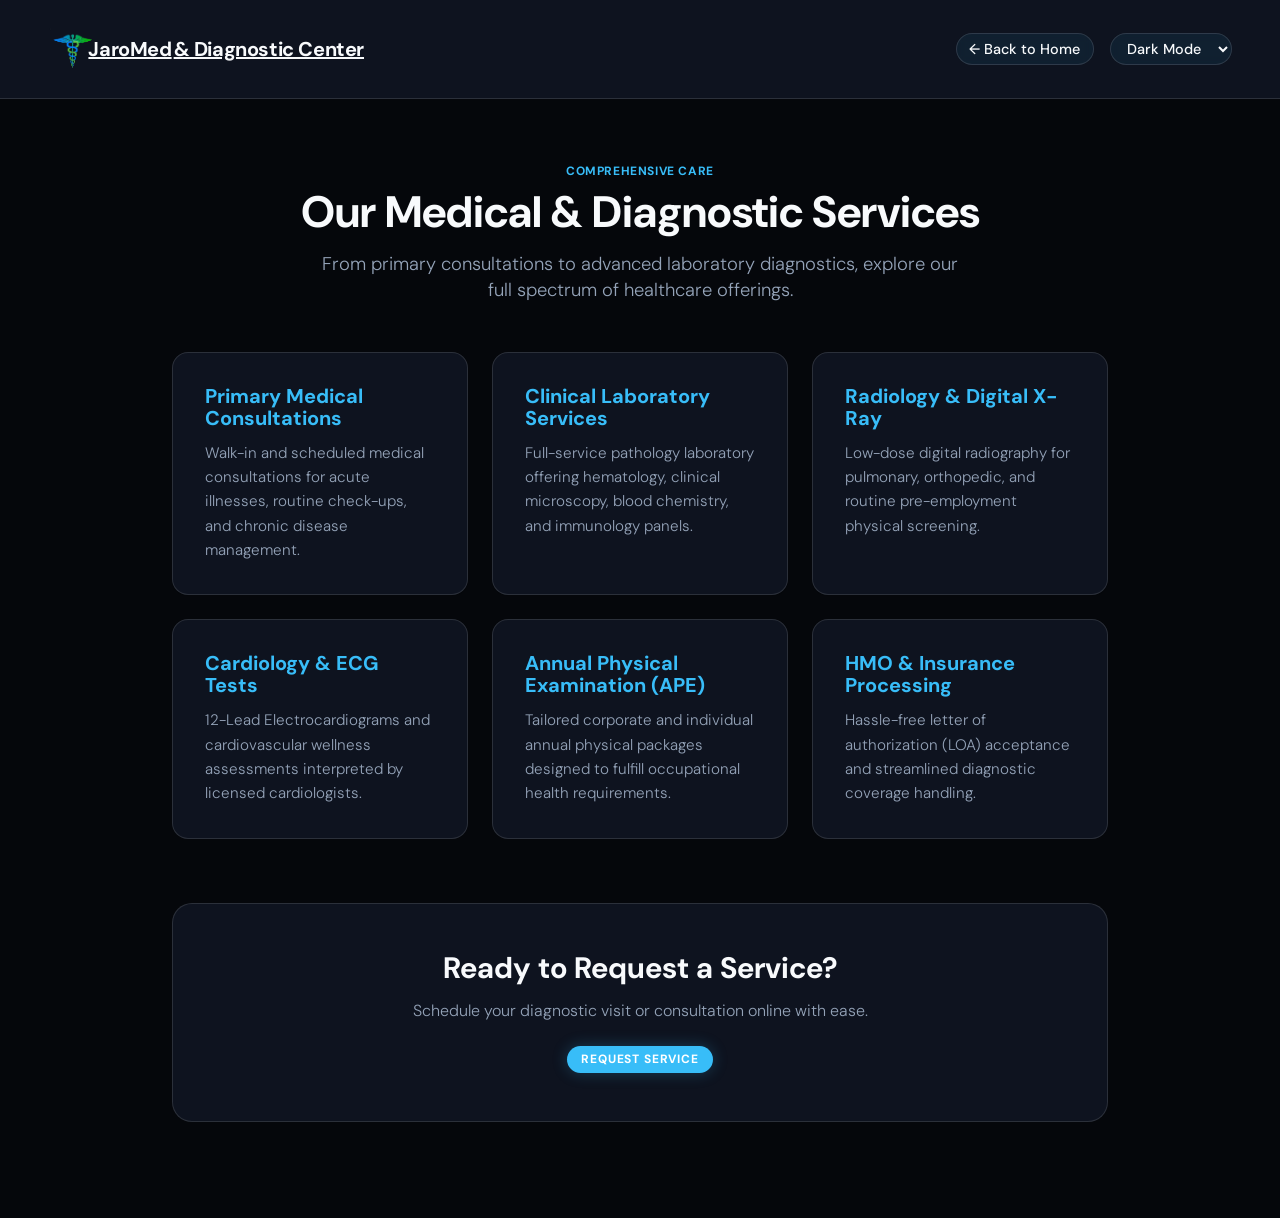
<file: services.html>
﻿<!DOCTYPE html>
<html lang="en">
<head>
  <meta charset="UTF-8">
  <meta name="viewport" content="width=device-width, initial-scale=1.0">
  <title>Services | JaroMed & Diagnostic Center</title>
  <link rel="stylesheet" href="style.css">
  <link rel="preconnect" href="https://fonts.googleapis.com">
  <link rel="preconnect" href="https://fonts.gstatic.com" crossorigin>
  <link href="https://fonts.googleapis.com/css2?family=DM+Sans:ital,opsz,wght@0,9..40,300..700;1,9..40,300..700&display=swap" rel="stylesheet">
</head>
<body>

  <nav class="page-nav">
    <a href="index.html" class="logo">
      <img src="assets/images/jaromed-symbol.webp" alt="JaroMed Logo" style="width: 50px; height: 50px; object-fit: contain;">
      JaroMed <span class="accent">& Diagnostic Center</span>
    </a>
    <div style="display: flex; gap: 1rem; align-items: center;">
      <a href="index.html" class="button button-outline">← Back to Home</a>
      <select id="themeSelect" onchange="setTheme(this.value)" class="button button-outline" style="cursor: pointer;">
        <option value="dark" style="background: #0e131f; color: #fff;">Dark Mode</option>
        <option value="light" style="background: #ffffff; color: #0f172a;">Light Mode</option>
      </select>
    </div>
  </nav>

  <main class="specialty-detail-container">
    <div class="detail-header">
      <span class="specialty-tag">Comprehensive Care</span>
      <h1>Our Medical & Diagnostic Services</h1>
      <p class="lead-text">From primary consultations to advanced laboratory diagnostics, explore our full spectrum of healthcare offerings.</p>
    </div>

    <div class="detail-grid">
      <div class="detail-card">
        <h3>Primary Medical Consultations</h3>
        <p>Walk-in and scheduled medical consultations for acute illnesses, routine check-ups, and chronic disease management.</p>
      </div>
      <div class="detail-card">
        <h3>Clinical Laboratory Services</h3>
        <p>Full-service pathology laboratory offering hematology, clinical microscopy, blood chemistry, and immunology panels.</p>
      </div>
      <div class="detail-card">
        <h3>Radiology & Digital X-Ray</h3>
        <p>Low-dose digital radiography for pulmonary, orthopedic, and routine pre-employment physical screening.</p>
      </div>
      <div class="detail-card">
        <h3>Cardiology & ECG Tests</h3>
        <p>12-Lead Electrocardiograms and cardiovascular wellness assessments interpreted by licensed cardiologists.</p>
      </div>
      <div class="detail-card">
        <h3>Annual Physical Examination (APE)</h3>
        <p>Tailored corporate and individual annual physical packages designed to fulfill occupational health requirements.</p>
      </div>
      <div class="detail-card">
        <h3>HMO & Insurance Processing</h3>
        <p>Hassle-free letter of authorization (LOA) acceptance and streamlined diagnostic coverage handling.</p>
      </div>
    </div>

    <div class="detail-cta">
      <h2>Ready to Request a Service?</h2>
      <p>Schedule your diagnostic visit or consultation online with ease.</p>
      <a href="index.html#consultation-sheet" class="button button-solid">Request Service</a>
    </div>
  </main>

  <script>
    function setTheme(theme) {
      if (theme === 'dark') {
        document.documentElement.removeAttribute('data-theme');
      } else {
        document.documentElement.setAttribute('data-theme', theme);
      }
      localStorage.setItem('jaromed-theme', theme);
    }

    (function initTheme() {
      const savedTheme = localStorage.getItem('jaromed-theme') || 'dark';
      const selectElem = document.getElementById('themeSelect');
      if (selectElem) selectElem.value = savedTheme;
      setTheme(savedTheme);
    })();
  </script>
</body>
</html>
</file>
<file: style.css>
﻿*, *::before, *::after {
  box-sizing: border-box;
}

/* ==========================================
   THEME CONFIGURATIONS
   ========================================== */

:root {
  --bg-dark: #05070b;
  --surface: #0e131f;
  --surface-border: rgba(255, 255, 255, 0.12);
  --accent: #38bdf8;
  --accent-glow: rgba(56, 189, 248, 0.25);
  --neon-green: #22c55e;
  --text-primary: #f8fafc;
  --text-secondary: #94a3b8;
}

[data-theme="light"] {
  --bg-dark: #f1f5f9;
  --surface: #ffffff;
  --surface-border: rgba(148, 163, 184, 0.3);
  --accent: #1e3a8a;
  --accent-glow: rgba(30, 58, 138, 0.15);
  --neon-green: #16a34a;
  --text-primary: #0f172a;
  --text-secondary: #475569;
}

/* ==========================================
   PAGE STYLES
   ========================================== */

html {
  scroll-behavior: smooth;
}

body {
  margin: 0;
  font-family: "DM Sans", sans-serif;
  font-optical-sizing: auto;
  font-weight: 300;
  line-height: 1.4;
  overflow-x: clip;
  background-color: var(--bg-dark);
  color: var(--text-primary);
  transition: background-color 0.3s ease, color 0.3s ease;
}

.logo {
  display: flex;
  align-items: center;
  gap: 0;
  font-weight: 700;
  font-size: 1.25rem;
  letter-spacing: -0.02em;
  color: var(--text-primary);

  img {
    height: 36px;
    object-fit: contain;
    margin-right: -0.6rem;
  }

  svg {
    stroke: var(--accent);
    margin-right: 0.2rem;
  }

  .accent {
    color: inherit;
    margin-left: 2px;
  }
}

.button {
  border: 0;
  font: inherit;
  color: var(--text-primary);
  background: none;
  text-decoration: none;
  display: inline-flex;
  align-items: center;
  gap: 0.5rem;
  border-radius: 999px;
  padding: 0.35em 0.85em;
  font-size: 0.9rem;
  font-weight: 500;
  cursor: pointer;
  transition: all 0.2s ease;

  &:hover,
  &:focus {
    background-color: rgba(255, 255, 255, 0.15);
  }

  svg {
    fill: currentColor;
  }
}

.button-outline {
  border: 1px solid var(--surface-border);
  background-color: rgba(56, 189, 248, 0.08);
  color: var(--text-primary);
  backdrop-filter: blur(4px);

  &:hover,
  &:focus {
    background-color: rgba(56, 189, 248, 0.2);
    border-color: var(--accent);
  }
}

.button-solid {
  background: var(--accent);
  color: #ffffff;
  text-transform: uppercase;
  font-size: 0.75rem;
  padding: 0.4em 1.2em;
  letter-spacing: 0.07em;
  font-weight: 700;
  box-shadow: 0 0 15px var(--accent-glow);

  &:focus,
  &:hover {
    background: var(--text-primary);
    color: var(--bg-dark);
    box-shadow: 0 0 20px rgba(0, 0, 0, 0.2);
  }
}

h1,
h2,
h3 {
  margin: 0 0 1em 0;
  line-height: 1.1;
}

/* Hero Section Base */
.hero {
  background-color: #05070b;
  color: #ffffff;
  background-image:
    linear-gradient(to top, rgba(5, 7, 11, 0.85) 20%, rgba(5, 7, 11, 0.3)),
    url("assets/images/hero-bg.webp");
  background-size: cover;
  background-position: center;
  height: 100dvh;
  padding: 2rem;
  display: grid;
  grid-template-columns: 1fr 1fr;
  grid-template-rows: auto 1fr;

  @media (width < 600px) {
    grid-template-columns: 1fr;
    grid-template-rows: min-content;
    gap: 1.5rem;

    .nav,
    .logo,
    .invite {
      place-self: start center;
    }
    .intro {
      text-align: center;
    }
    .promo {
      width: 100%;
    }
  }
}

/* Dark Mode Hero Text (Light Blue) */
.hero .logo,
.hero .logo span,
.hero h1,
.hero p,
.hero .button-outline,
.hero .plans-button {
  color: #38bdf8 !important;
}

/* Light Mode Hero Logo Text (Black) */
[data-theme="light"] .hero .logo,
[data-theme="light"] .hero .logo span {
  color: #000000 !important;
}

/* Light Mode Other Hero Elements */
[data-theme="light"] .hero .button-outline,
[data-theme="light"] .hero .plans-button {
  color: #000000 !important;
}

/* Light Mode Main Heading & Paragraph (Royal Blue) */
[data-theme="light"] .intro h1,
[data-theme="light"] .intro p {
  color: #2563eb !important;
}

/* Light Mode ONLY: Match HMO Affiliates description text to title color */
[data-theme="light"] .promo h2 {
  color: #1e3a8a !important;
}

[data-theme="light"] .promo p {
  color: #1e3a8a !important;
}

.nav {
  place-self: start end;
  display: flex;
  gap: 0.75rem;
}

.plans-button {
  anchor-name: --plans-button-anchor;
  border: 1px solid var(--surface-border);
  background-color: rgba(56, 189, 248, 0.08);
  backdrop-filter: blur(4px);
}

.menu {
  position-anchor: --plans-button-anchor;
  position: absolute;
  position-area: block-end span-inline-start;
  margin: 0.35rem 0 0 0;
  background-color: var(--surface);
  border: 1px solid var(--surface-border);
  backdrop-filter: blur(12px);
  border-radius: 10px;
  padding: 0.5rem;
  list-style: none;

  a {
    display: block;
    text-decoration: none;
    padding: 0.4rem 0.8rem;
    color: var(--text-primary);
    border-radius: 6px;
    font-size: 0.9rem;

    &:hover,
    &:focus {
      background: var(--surface-border);
      color: var(--accent);
    }
  }
}

.intro {
  place-self: end start;
  max-width: 55ch;

  .status-pill {
    display: inline-flex;
    align-items: center;
    gap: 0.5rem;
    padding: 0.3rem 0.85rem;
    background: rgba(34, 197, 94, 0.12);
    color: var(--neon-green);
    border: 1px solid rgba(34, 197, 94, 0.3);
    border-radius: 50px;
    font-size: 0.75rem;
    font-weight: 600;
    margin-bottom: 1rem;
  }

  .status-dot {
    width: 6px;
    height: 6px;
    background: var(--neon-green);
    border-radius: 50%;
    box-shadow: 0 0 8px var(--neon-green);
  }

  h1 {
    margin: 0 0 0.5rem 0;
    font-weight: 700;
    font-size: 2.75rem;
    letter-spacing: -0.02em;
  }

  p {
    opacity: 0.9;
    font-size: 1.05rem;
  }
}

.invite {
  place-self: end end;
}

.promo {
  background: var(--surface);
  border: 1px solid var(--surface-border);
  backdrop-filter: blur(12px);
  padding: 1.25rem;
  border-radius: 14px;
  width: 24ch;
  box-shadow: 0 20px 40px rgba(0, 0, 0, 0.15);

  h2 {
    text-transform: uppercase;
    color: var(--accent);
    font-size: 0.8rem;
    letter-spacing: 0.05em;
    margin-bottom: 0.5rem;
  }

  p {
    font-size: 0.85rem;
    color: var(--text-secondary);
    margin-bottom: 1rem;

    s {
      opacity: 0.6;
    }
  }
}

.brand-sentence {
  text-align: center;
  padding: 12rem 1rem 10rem;
  background: radial-gradient(circle at 50% 50%, var(--accent-glow) 0%, transparent 60%);

  h2 {
    text-align: center;
    font-weight: 300;
    text-wrap: balance;
    max-inline-size: 28ch;
    margin-inline: auto;
    font-size: 2.25rem;
    color: var(--text-primary);

    strong {
      color: var(--accent);
      font-weight: 600;
    }

    &::after {
      content: "";
      display: block;
      margin: 2rem auto 0;
      width: 2px;
      background: linear-gradient(to bottom, var(--accent), transparent);
      height: 4rem;
    }
  }
}

.photos-and-quotes {
  margin-block-end: 12rem;
}

@property --left-fade {
  syntax: "<length>";
  inherits: false;
  initial-value: 0;
}

@property --right-fade {
  syntax: "<length>";
  inherits: false;
  initial-value: 0;
}

@keyframes scrollfade {
  0% {
    --left-fade: 0;
  }
  10%,
  100% {
    --left-fade: 3rem;
  }
  0%,
  90% {
    --right-fade: 3rem;
  }
  100% {
    --right-fade: 0;
  }
}

.row {
  display: flex;
  gap: 1.25rem;
  margin-block-end: 1.25rem;
  padding-block-end: 0.5rem;
  overflow-x: auto;
  overflow-y: clip;
  block-size: 260px;
  position: relative;
  mask: linear-gradient(
    to right,
    #0000,
    #ffff var(--left-fade) calc(100% - var(--right-fade)),
    #0000
  );
  animation: scrollfade;
  animation-timeline: --scrollfade;
  scroll-timeline: --scrollfade x;

  &::-webkit-scrollbar {
    display: none;
  }

  img {
    object-fit: cover;
    max-height: 260px;
    flex-shrink: 0;
    border-radius: 12px;
    border: 1px solid var(--surface-border);
  }

  .quote {
    margin: 0;
    display: flex;
    flex-direction: column;
    gap: 1rem;
    min-inline-size: 280px;
    background: var(--surface);
    border: 1px solid var(--surface-border);
    border-radius: 14px;
    padding: 1.25rem;

    p {
      margin: 0;
      font-size: 0.95rem;
      color: var(--text-primary);
      line-height: 1.5;
    }

    cite {
      margin-block-start: auto;
      display: flex;
      align-items: center;
      gap: 0.75rem;

      svg {
        width: 36px;
        height: 36px;
        fill: var(--text-secondary);
      }

      .name {
        font-weight: 600;
        color: var(--text-primary);
        font-size: 0.85rem;
      }

      div div:last-child {
        font-size: 0.75rem;
        color: var(--text-secondary);
      }
    }
  }
}

.row-1 {
  img:nth-of-type(1) {
    aspect-ratio: 1/1.2;
  }
  img:nth-of-type(2) {
    aspect-ratio: 1;
  }
  img:nth-of-type(3) {
    aspect-ratio: 1.3/1;
  }
}

.row-2 {
  img:nth-of-type(1) {
    aspect-ratio: 1.2/1;
  }
  img:nth-of-type(2) {
    aspect-ratio: 1/1.2;
  }
}

.specialties-info-section {
  max-width: 900px;
  margin: 0 auto 6rem;
  padding: 0 1.5rem;
}

.specialties-container h2 {
  font-size: 2rem;
  font-weight: 700;
  text-align: center;
  margin-bottom: 0.5rem;
  color: var(--text-primary);
}

.section-subtitle {
  text-align: center;
  color: var(--text-secondary);
  margin-bottom: 3rem;
  font-size: 1rem;
}

.specialty-card {
  display: grid;
  grid-template-columns: 1.2fr 1fr;
  gap: 2rem;
  align-items: center;
  background: var(--surface);
  border: 1px solid var(--surface-border);
  border-radius: 20px;
  padding: 2.5rem;
  margin-bottom: 1.5rem;
  backdrop-filter: blur(12px);
  transition: border-color 0.2s ease;
}

.specialty-card:hover {
  border-color: var(--accent);
}

.specialty-tag {
  font-size: 0.75rem;
  font-weight: 700;
  text-transform: uppercase;
  color: var(--accent);
  letter-spacing: 0.05em;
  display: block;
  margin-bottom: 0.5rem;
}

.specialty-card h3 {
  font-size: 1.35rem;
  font-weight: 600;
  margin-bottom: 0.75rem;
  color: var(--text-primary);
}

.specialty-card p {
  color: var(--text-secondary);
  font-size: 0.95rem;
  line-height: 1.6;
  margin: 0 0 1.25rem 0;
}

.link-btn {
  display: inline-block;
  color: var(--accent);
  text-decoration: none;
  font-weight: 600;
  font-size: 0.9rem;
  transition: opacity 0.2s ease;
}

.link-btn:hover {
  opacity: 0.8;
  text-decoration: underline;
}

.specialty-image-wrapper {
  width: 100%;
  height: 220px;
  border-radius: 12px;
  overflow: hidden;
  border: 1px solid var(--surface-border);
}

.specialty-image-wrapper img {
  width: 100%;
  height: 100%;
  object-fit: cover;
  transition: transform 0.3s ease;
}

.specialty-card:hover .specialty-image-wrapper img {
  transform: scale(1.03);
}

@media (max-width: 768px) {
  .specialty-card {
    grid-template-columns: 1fr;
    padding: 1.75rem;
  }
  .specialty-image-wrapper {
    height: 180px;
  }
}

.consultation-section {
  max-width: 800px;
  margin: 0 auto 10rem;
  padding: 0 1.5rem;
}

.consultation-card {
  background: var(--surface);
  border: 1px solid var(--surface-border);
  backdrop-filter: blur(12px);
  border-radius: 20px;
  padding: 2.5rem;
  box-shadow: 0 20px 40px rgba(0, 0, 0, 0.15);
}

.consultation-header {
  text-align: center;
  margin-bottom: 2rem;
}

.consultation-header h2 {
  font-size: 1.85rem;
  font-weight: 700;
  margin-bottom: 0.5rem;
  color: var(--text-primary);
}

.consultation-header p {
  color: var(--text-secondary);
  font-size: 0.95rem;
  margin: 0;
}

.consultation-form {
  display: flex;
  flex-direction: column;
  gap: 1.25rem;
}

.form-group {
  display: flex;
  flex-direction: column;
  gap: 0.4rem;
}

.form-row {
  display: grid;
  grid-template-columns: 1fr 1fr;
  gap: 1.25rem;
}

@media (max-width: 600px) {
  .form-row {
    grid-template-columns: 1fr;
  }
}

.consultation-form label {
  font-size: 0.8rem;
  font-weight: 600;
  text-transform: uppercase;
  letter-spacing: 0.05em;
  color: var(--text-secondary);
}

.consultation-form input {
  background: var(--bg-dark);
  border: 1px solid var(--surface-border);
  border-radius: 8px;
  padding: 0.8rem 1rem;
  color: var(--text-primary);
  font-family: inherit;
  font-size: 0.95rem;
  outline: none;
  transition: border-color 0.2s ease;
}

.consultation-form input:focus {
  border-color: var(--accent);
}

.submit-consultation-btn {
  width: 100%;
  justify-content: center;
  padding: 0.85rem 1rem;
  margin-top: 0.75rem;
  font-size: 0.85rem;
}

.page-nav {
  display: flex;
  justify-content: space-between;
  align-items: center;
  padding: 1.5rem 3rem;
  background: var(--surface);
  backdrop-filter: blur(12px);
  border-bottom: 1px solid var(--surface-border);
  position: sticky;
  top: 0;
  z-index: 100;
}

.specialty-detail-container {
  max-width: 1000px;
  margin: 4rem auto;
  padding: 0 2rem;
}

.detail-header {
  text-align: center;
  margin-bottom: 3rem;
}

.detail-header h1 {
  font-size: 2.75rem;
  font-weight: 700;
  margin: 0.5rem 0 1rem;
  color: var(--text-primary);
}

.lead-text {
  font-size: 1.15rem;
  color: var(--text-secondary);
  max-width: 650px;
  margin: 0 auto;
}

.detail-hero-image {
  width: 100%;
  height: 380px;
  border-radius: 20px;
  overflow: hidden;
  border: 1px solid var(--surface-border);
  margin-bottom: 3rem;
}

.detail-hero-image img {
  width: 100%;
  height: 100%;
  object-fit: cover;
}

.detail-grid {
  display: grid;
  grid-template-columns: repeat(auto-fit, minmax(280px, 1fr));
  gap: 1.5rem;
  margin-bottom: 4rem;
}

.detail-card {
  background: var(--surface);
  border: 1px solid var(--surface-border);
  border-radius: 16px;
  padding: 2rem;
  backdrop-filter: blur(12px);
}

.detail-card h3 {
  font-size: 1.25rem;
  color: var(--accent);
  margin-bottom: 0.75rem;
}

.detail-card p {
  color: var(--text-secondary);
  font-size: 0.95rem;
  line-height: 1.6;
  margin: 0;
}

.detail-cta {
  background: var(--surface);
  border: 1px solid var(--surface-border);
  border-radius: 20px;
  padding: 3rem 2rem;
  text-align: center;
  margin-bottom: 6rem;
}

.detail-cta h2 {
  font-size: 1.85rem;
  margin-bottom: 0.5rem;
  color: var(--text-primary);
}

.detail-cta p {
  color: var(--text-secondary);
  margin-bottom: 1.5rem;
}

.hmo-logo-card {
  background: var(--bg-dark);
  border: 1px solid var(--surface-border);
  border-radius: 12px;
  padding: 1rem;
  height: 110px;
  display: flex;
  align-items: center;
  justify-content: center;
  text-align: center;
  overflow: hidden;
  transition: border-color 0.2s ease;
}

.hmo-logo-card:hover {
  border-color: var(--accent);
}

.hmo-logo-card img {
  max-width: 100%;
  max-height: 100%;
  object-fit: contain;
  transform: scale(1.8);
  filter: brightness(1.1);
}

.hmo-logo-card img {
  width: 80%;
  height: 80%;
  object-fit: contain;
  filter: brightness(1.1);
}

.hmo-logo-card span {
  font-size: 0.85rem;
  font-weight: 600;
  color: var(--text-primary);
}

footer {
  display: grid;
  place-items: end center;
  height: 420px;
  position: relative;
  padding: 0 1rem 2rem;

  img {
    width: 45%;
    aspect-ratio: 16/9;
    object-fit: cover;
    border-radius: 16px;
    border: 1px solid var(--surface-border);
    position: absolute;
    bottom: 2rem;
    animation-timeline: view(block);
    animation-range: entry-crossing 80% entry-crossing 120%;

    &:nth-child(1) {
      animation-name: --img-move-out-left;
      left: 5%;
      transform-origin: bottom left;
    }
    &:nth-child(2) {
      animation-name: --img-move-out-right;
      right: 5%;
      transform-origin: bottom right;
    }
  }

  p {
    width: 250px;
    font-size: 1.5rem;
    line-height: 1.2;
    margin-inline: auto;
    text-align: center;
    font-weight: 700;
    color: var(--text-primary);
    position: relative;
    z-index: 2;
  }
}

@keyframes --img-move-out-left {
  100% {
    left: -30dvi;
    rotate: -6deg;
  }
}

@keyframes --img-move-out-right {
  100% {
    right: -30dvi;
    rotate: 6deg;
  }
}
</file>
